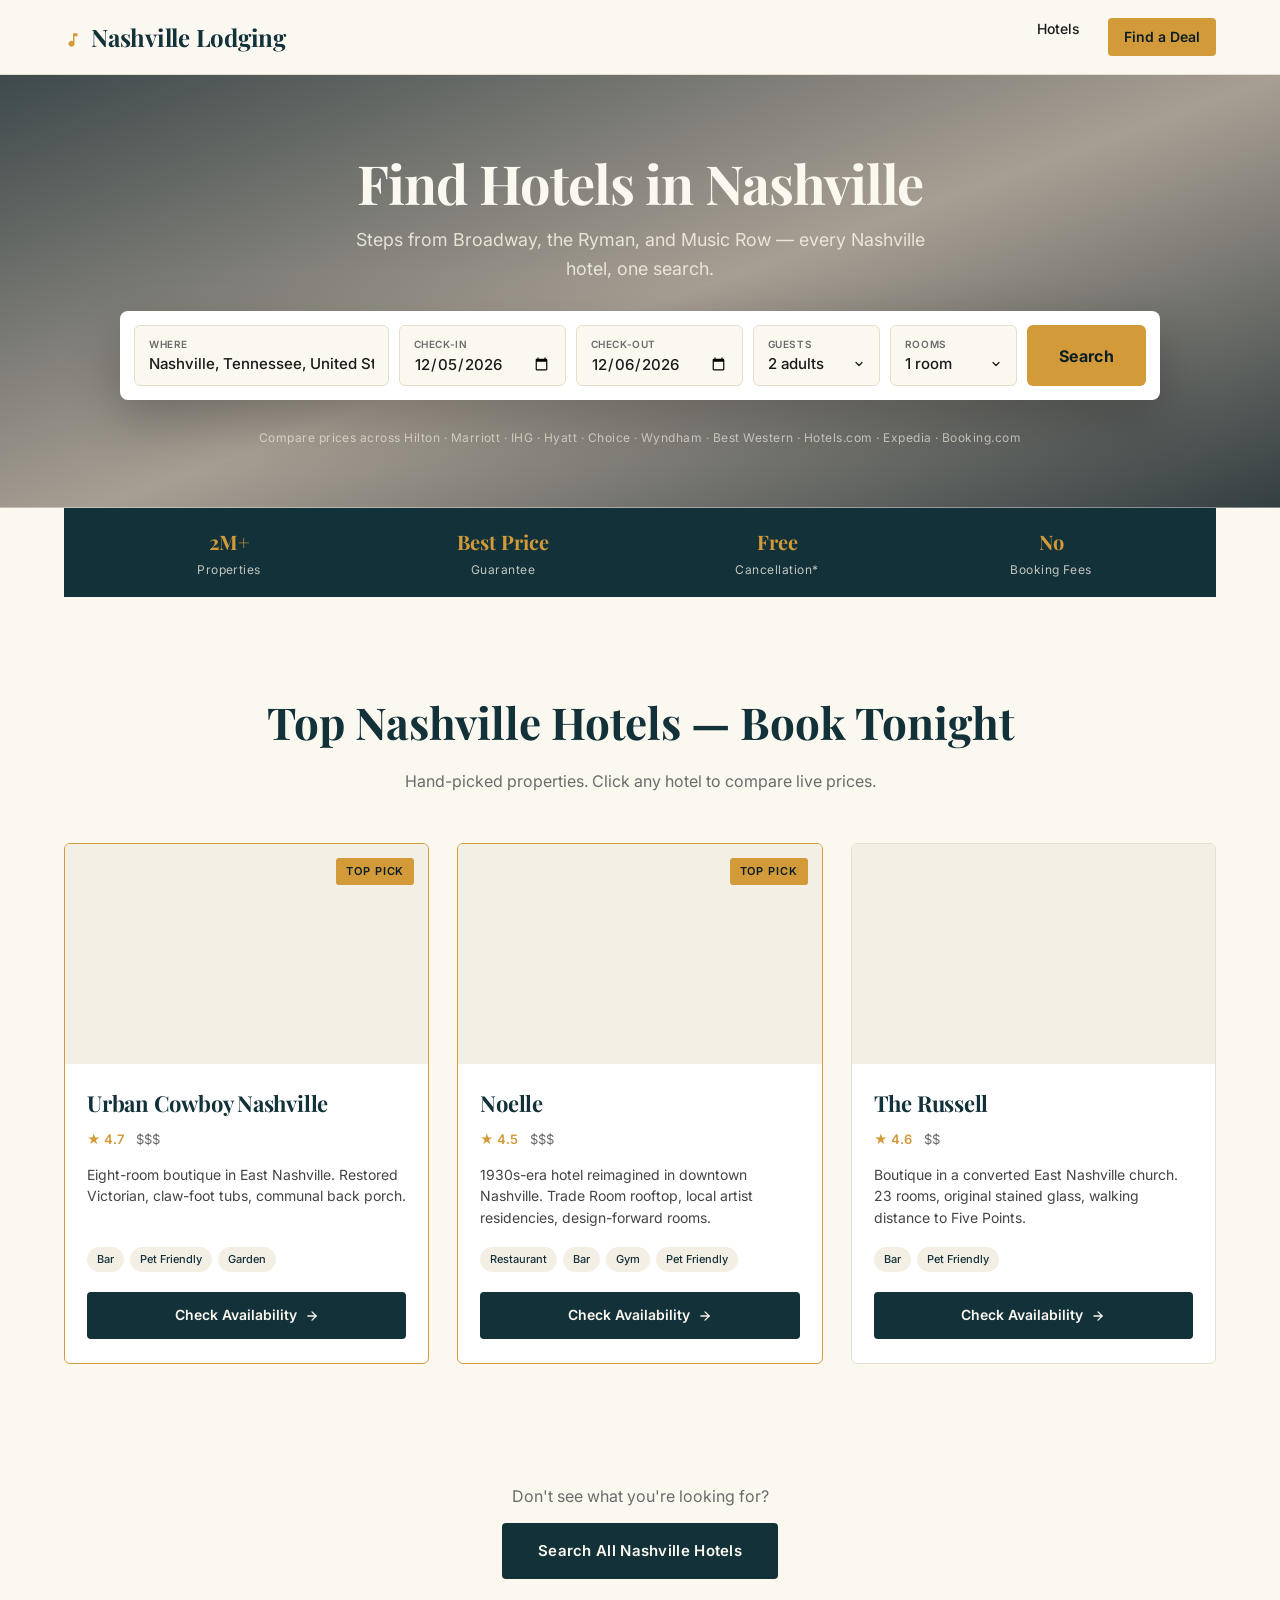
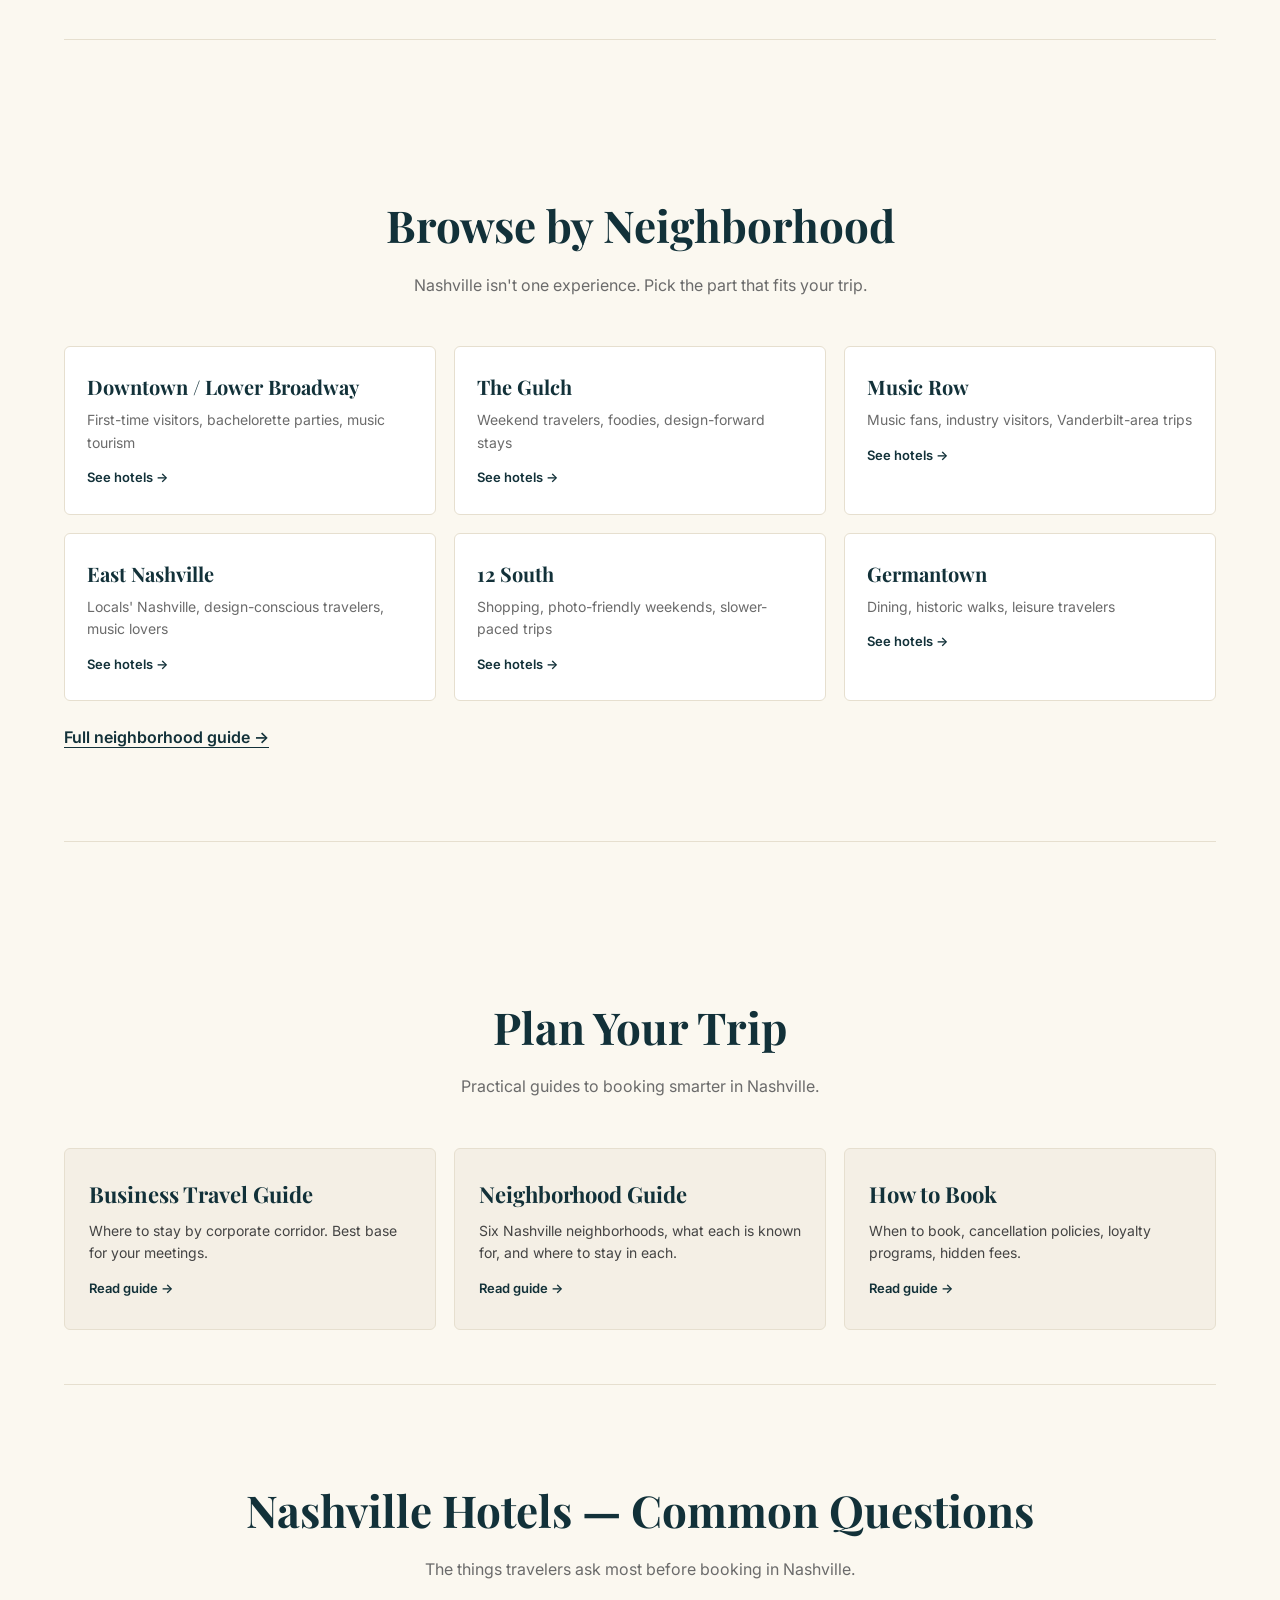
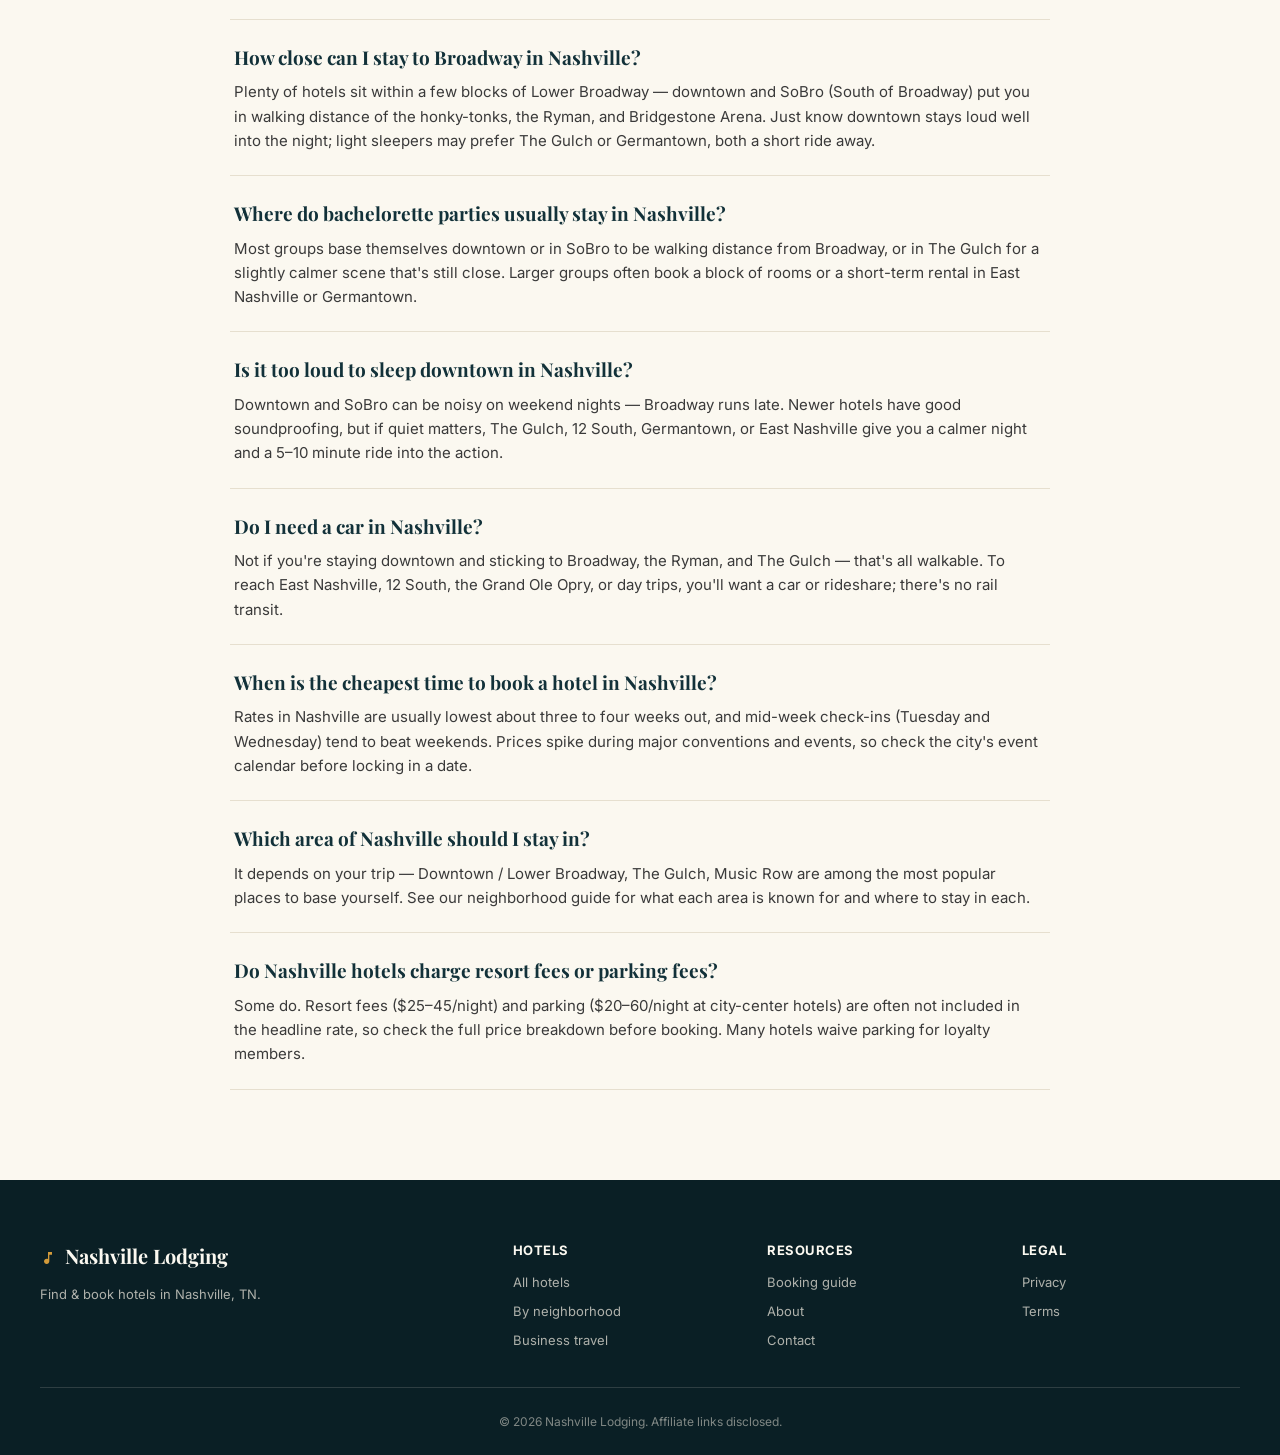
<file: index.html>
<!DOCTYPE html>
<html lang="en">
<head>
<meta charset="UTF-8" />
<meta name="viewport" content="width=device-width, initial-scale=1.0" />
<title>Nashville Hotels — Compare Prices & Book | NashvilleLodging.com</title>
<meta name="description" content="Find the best hotel deals in Nashville, TN. Compare prices across Hilton, Marriott, IHG, Hotels.com, Expedia, Booking.com and more. Book direct, save more." />
<link rel="canonical" href="https://nashvillelodging.com/" />
<meta name="robots" content="index, follow, max-image-preview:large" />
<meta name="theme-color" content="#d39a3a" />
<meta name="geo.region" content="US-TN" />
<meta name="geo.placename" content="Nashville" />
<meta property="og:type" content="website" />
<meta property="og:site_name" content="Nashville Lodging" />
<meta property="og:title" content="Nashville Hotels — Compare Prices & Book | NashvilleLodging.com" />
<meta property="og:description" content="Find the best hotel deals in Nashville, TN. Compare prices across Hilton, Marriott, IHG, Hotels.com, Expedia, Booking.com and more. Book direct, save more." />
<meta property="og:url" content="https://nashvillelodging.com/" />
<meta property="og:image" content="https://images.unsplash.com/photo-1606762903097-713bf356b8c2?w=1200&q=80" />
<meta name="twitter:card" content="summary_large_image" />
<meta name="twitter:image" content="https://images.unsplash.com/photo-1606762903097-713bf356b8c2?w=1200&q=80" />
<meta name="twitter:title" content="Nashville Hotels — Compare Prices & Book | NashvilleLodging.com" />
<meta name="twitter:description" content="Find the best hotel deals in Nashville, TN. Compare prices across Hilton, Marriott, IHG, Hotels.com, Expedia, Booking.com and more. Book direct, save more." />
<link rel="preconnect" href="https://fonts.googleapis.com" />
<link rel="preconnect" href="https://fonts.gstatic.com" crossorigin />
<link href="https://fonts.googleapis.com/css2?family=Playfair+Display:wght@500;700&family=Inter:wght@400;500;600&display=swap" rel="stylesheet" />
<link rel="stylesheet" href="style.css" />
<script type="application/ld+json">{"@context":"https://schema.org","@type":"WebSite","name":"Nashville Lodging","url":"https://nashvillelodging.com/"}</script>
<script type="application/ld+json">{"@context":"https://schema.org","@type":"Organization","name":"Nashville Lodging","url":"https://nashvillelodging.com/","description":"Hotel directory and price comparison for Nashville, TN."}</script>
<script type="application/ld+json">{"@context":"https://schema.org","@type":"BreadcrumbList","itemListElement":[{"@type":"ListItem","position":1,"name":"Home","item":"https://nashvillelodging.com/"}]}</script>
<script type="application/ld+json">{"@context":"https://schema.org","@type":"ItemList","name":"Top hotels in Nashville","itemListElement":[{"@type":"ListItem","position":1,"item":{"@type":"Hotel","name":"Urban Cowboy Nashville","description":"Eight-room boutique in East Nashville. Restored Victorian, claw-foot tubs, communal back porch.","image":"https://images.unsplash.com/photo-1564501049412-61c2a3083791?w=800","priceRange":"$$$","address":{"@type":"PostalAddress","streetAddress":"1603 Woodland St","addressLocality":"Nashville","addressRegion":"TN","postalCode":"37206","addressCountry":"US"},"url":"https://nashvillelodging.com/"}},{"@type":"ListItem","position":2,"item":{"@type":"Hotel","name":"Noelle","description":"1930s-era hotel reimagined in downtown Nashville. Trade Room rooftop, local artist residencies, design-forward rooms.","image":"https://images.unsplash.com/photo-1455587734955-081b22074882?w=800","priceRange":"$$$","address":{"@type":"PostalAddress","streetAddress":"200 4th Ave N","addressLocality":"Nashville","addressRegion":"TN","postalCode":"37219","addressCountry":"US"},"url":"https://nashvillelodging.com/"}},{"@type":"ListItem","position":3,"item":{"@type":"Hotel","name":"The Russell","description":"Boutique in a converted East Nashville church. 23 rooms, original stained glass, walking distance to Five Points.","image":"https://images.unsplash.com/photo-1520250497591-112f2f40a3f4?w=800","priceRange":"$$","address":{"@type":"PostalAddress","streetAddress":"819 Russell St","addressLocality":"Nashville","addressRegion":"TN","postalCode":"37206","addressCountry":"US"},"url":"https://nashvillelodging.com/"}}]}</script>
<script type="application/ld+json">{"@context":"https://schema.org","@type":"FAQPage","mainEntity":[{"@type":"Question","name":"How close can I stay to Broadway in Nashville?","acceptedAnswer":{"@type":"Answer","text":"Plenty of hotels sit within a few blocks of Lower Broadway — downtown and SoBro (South of Broadway) put you in walking distance of the honky-tonks, the Ryman, and Bridgestone Arena. Just know downtown stays loud well into the night; light sleepers may prefer The Gulch or Germantown, both a short ride away."}},{"@type":"Question","name":"Where do bachelorette parties usually stay in Nashville?","acceptedAnswer":{"@type":"Answer","text":"Most groups base themselves downtown or in SoBro to be walking distance from Broadway, or in The Gulch for a slightly calmer scene that's still close. Larger groups often book a block of rooms or a short-term rental in East Nashville or Germantown."}},{"@type":"Question","name":"Is it too loud to sleep downtown in Nashville?","acceptedAnswer":{"@type":"Answer","text":"Downtown and SoBro can be noisy on weekend nights — Broadway runs late. Newer hotels have good soundproofing, but if quiet matters, The Gulch, 12 South, Germantown, or East Nashville give you a calmer night and a 5–10 minute ride into the action."}},{"@type":"Question","name":"Do I need a car in Nashville?","acceptedAnswer":{"@type":"Answer","text":"Not if you're staying downtown and sticking to Broadway, the Ryman, and The Gulch — that's all walkable. To reach East Nashville, 12 South, the Grand Ole Opry, or day trips, you'll want a car or rideshare; there's no rail transit."}},{"@type":"Question","name":"When is the cheapest time to book a hotel in Nashville?","acceptedAnswer":{"@type":"Answer","text":"Rates in Nashville are usually lowest about three to four weeks out, and mid-week check-ins (Tuesday and Wednesday) tend to beat weekends. Prices spike during major conventions and events, so check the city's event calendar before locking in a date."}},{"@type":"Question","name":"Which area of Nashville should I stay in?","acceptedAnswer":{"@type":"Answer","text":"It depends on your trip — Downtown / Lower Broadway, The Gulch, Music Row are among the most popular places to base yourself. See our neighborhood guide for what each area is known for and where to stay in each."}},{"@type":"Question","name":"Do Nashville hotels charge resort fees or parking fees?","acceptedAnswer":{"@type":"Answer","text":"Some do. Resort fees ($25–45/night) and parking ($20–60/night at city-center hotels) are often not included in the headline rate, so check the full price breakdown before booking. Many hotels waive parking for loyalty members."}}]}</script>
</head>
<body>
<header class="nav">
  <div class="nav-inner">
    <a href="index.html" class="brand"><span class="brand-mark"><svg viewBox="0 0 24 24" fill="currentColor" aria-hidden="true"><path d="M12 3v10.55c-.59-.34-1.27-.55-2-.55-2.21 0-4 1.79-4 4s1.79 4 4 4 4-1.79 4-4V7h4V3h-6z"/></svg></span>Nashville Lodging</a>
    <nav>
      <a href="index.html#hotels">Hotels</a>
      <a href="index.html#hotels" class="nav-cta">Find a Deal</a>
    </nav>
  </div>
</header>
<section class="hero">
  <div class="hero-inner">
    <h1>Find Hotels in Nashville</h1>
    <p class="hero-sub">Steps from Broadway, the Ryman, and Music Row — every Nashville hotel, one search.</p>
    <form class="search-form" id="search-form" action="https://www.booking.com/searchresults.html" method="get" target="_blank">
      <div class="search-row">
        <label class="search-field">
          <span class="search-label">Where</span>
          <input type="text" name="ss" value="Nashville, Tennessee, United States" required autocomplete="off" />
        </label>
        <label class="search-field">
          <span class="search-label">Check-in</span>
          <input type="date" name="checkin" id="checkin" required />
        </label>
        <label class="search-field">
          <span class="search-label">Check-out</span>
          <input type="date" name="checkout" id="checkout" required />
        </label>
        <label class="search-field search-field-narrow">
          <span class="search-label">Guests</span>
          <select name="group_adults">
            <option value="1">1 adult</option>
            <option value="2" selected>2 adults</option>
            <option value="3">3 adults</option>
            <option value="4">4 adults</option>
            <option value="5">5 adults</option>
            <option value="6">6 adults</option>
          </select>
        </label>
        <label class="search-field search-field-narrow">
          <span class="search-label">Rooms</span>
          <select name="no_rooms">
            <option value="1" selected>1 room</option>
            <option value="2">2 rooms</option>
            <option value="3">3 rooms</option>
            <option value="4">4 rooms</option>
          </select>
        </label>
        <button type="submit" class="search-btn">Search</button>
      </div>
      <input type="hidden" name="group_children" value="0" />
      <input type="hidden" name="aid" value="AFFILIATE_ID_PENDING" />
    </form>
    <p class="hero-trust">Compare prices across Hilton · Marriott · IHG · Hyatt · Choice · Wyndham · Best Western · Hotels.com · Expedia · Booking.com</p>
  </div>
</section>
<main>
  <section class="value-strip">
    <div class="value-strip-inner">
      <div class="value-item"><span class="value-num">2M+</span><span>Properties</span></div>
      <div class="value-item"><span class="value-num">Best Price</span><span>Guarantee</span></div>
      <div class="value-item"><span class="value-num">Free</span><span>Cancellation*</span></div>
      <div class="value-item"><span class="value-num">No</span><span>Booking Fees</span></div>
    </div>
  </section>
  <section class="featured" id="hotels">
    <div class="section-head">
      <h2>Top Nashville Hotels — Book Tonight</h2>
      <p>Hand-picked properties. Click any hotel to compare live prices.</p>
    </div>
    <div class="hotel-grid"><article class="hotel-card premium">
  <div class="hotel-img" style="background-image:url('https://images.unsplash.com/photo-1564501049412-61c2a3083791?w=800')"><div class="tier-badge">Top Pick</div></div>
  <div class="hotel-body">
    <h3 class="hotel-name">Urban Cowboy Nashville</h3>
    <div class="hotel-meta">
      <span class="stars">★ 4.7</span>
      <span>$$$</span>
    </div>
    <p class="hotel-desc">Eight-room boutique in East Nashville. Restored Victorian, claw-foot tubs, communal back porch.</p>
    <div class="amenities"><span class="amenity">Bar</span><span class="amenity">Pet Friendly</span><span class="amenity">Garden</span></div>
    <a class="hotel-cta" href="https://www.booking.com/searchresults.html?ss=Urban+Cowboy+Nashville+1603+Woodland+St+Nashville+TN+37206&aid=AFFILIATE_ID_PENDING" target="_blank" rel="noopener nofollow sponsored">Check Availability <svg viewBox="0 0 24 24" fill="none" stroke="currentColor" stroke-width="2.2" stroke-linecap="round" stroke-linejoin="round" width="14" height="14"><line x1="5" y1="12" x2="19" y2="12"/><polyline points="12 5 19 12 12 19"/></svg></a>
  </div>
</article>
<article class="hotel-card premium">
  <div class="hotel-img" style="background-image:url('https://images.unsplash.com/photo-1455587734955-081b22074882?w=800')"><div class="tier-badge">Top Pick</div></div>
  <div class="hotel-body">
    <h3 class="hotel-name">Noelle</h3>
    <div class="hotel-meta">
      <span class="stars">★ 4.5</span>
      <span>$$$</span>
    </div>
    <p class="hotel-desc">1930s-era hotel reimagined in downtown Nashville. Trade Room rooftop, local artist residencies, design-forward rooms.</p>
    <div class="amenities"><span class="amenity">Restaurant</span><span class="amenity">Bar</span><span class="amenity">Gym</span><span class="amenity">Pet Friendly</span></div>
    <a class="hotel-cta" href="https://www.booking.com/searchresults.html?ss=Noelle+200+4th+Ave+N+Nashville+TN+37219&aid=AFFILIATE_ID_PENDING" target="_blank" rel="noopener nofollow sponsored">Check Availability <svg viewBox="0 0 24 24" fill="none" stroke="currentColor" stroke-width="2.2" stroke-linecap="round" stroke-linejoin="round" width="14" height="14"><line x1="5" y1="12" x2="19" y2="12"/><polyline points="12 5 19 12 12 19"/></svg></a>
  </div>
</article>
<article class="hotel-card ">
  <div class="hotel-img" style="background-image:url('https://images.unsplash.com/photo-1520250497591-112f2f40a3f4?w=800')"></div>
  <div class="hotel-body">
    <h3 class="hotel-name">The Russell</h3>
    <div class="hotel-meta">
      <span class="stars">★ 4.6</span>
      <span>$$</span>
    </div>
    <p class="hotel-desc">Boutique in a converted East Nashville church. 23 rooms, original stained glass, walking distance to Five Points.</p>
    <div class="amenities"><span class="amenity">Bar</span><span class="amenity">Pet Friendly</span></div>
    <a class="hotel-cta" href="https://www.booking.com/searchresults.html?ss=The+Russell+819+Russell+St+Nashville+TN+37206&aid=AFFILIATE_ID_PENDING" target="_blank" rel="noopener nofollow sponsored">Check Availability <svg viewBox="0 0 24 24" fill="none" stroke="currentColor" stroke-width="2.2" stroke-linecap="round" stroke-linejoin="round" width="14" height="14"><line x1="5" y1="12" x2="19" y2="12"/><polyline points="12 5 19 12 12 19"/></svg></a>
  </div>
</article></div>
    <div class="below-grid-cta">
      <p>Don't see what you're looking for?</p>
      <a href="#search-form" class="cta cta-secondary" onclick="document.getElementById('search-form').scrollIntoView({behavior:'smooth',block:'center'});document.querySelector('input[name=ss]').focus();return false;">Search All Nashville Hotels</a>
    </div>
  </section>

  <section class="browse-section" id="neighborhoods">
    <div class="section-head">
      <h2>Browse by Neighborhood</h2>
      <p>Nashville isn't one experience. Pick the part that fits your trip.</p>
    </div>
    <div class="hood-grid">
      <a class="hood-tile" href="https://www.booking.com/searchresults.html?ss=Downtown%20Nashville%2C%20Tennessee&aid=AFFILIATE_ID_PENDING" target="_blank" rel="noopener nofollow sponsored">
        <h3>Downtown / Lower Broadway</h3>
        <p>First-time visitors, bachelorette parties, music tourism</p>
        <span class="hood-link">See hotels &rarr;</span>
      </a><a class="hood-tile" href="https://www.booking.com/searchresults.html?ss=The%20Gulch%2C%20Nashville%2C%20Tennessee&aid=AFFILIATE_ID_PENDING" target="_blank" rel="noopener nofollow sponsored">
        <h3>The Gulch</h3>
        <p>Weekend travelers, foodies, design-forward stays</p>
        <span class="hood-link">See hotels &rarr;</span>
      </a><a class="hood-tile" href="https://www.booking.com/searchresults.html?ss=Music%20Row%2C%20Nashville%2C%20Tennessee&aid=AFFILIATE_ID_PENDING" target="_blank" rel="noopener nofollow sponsored">
        <h3>Music Row</h3>
        <p>Music fans, industry visitors, Vanderbilt-area trips</p>
        <span class="hood-link">See hotels &rarr;</span>
      </a><a class="hood-tile" href="https://www.booking.com/searchresults.html?ss=East%20Nashville%2C%20Tennessee&aid=AFFILIATE_ID_PENDING" target="_blank" rel="noopener nofollow sponsored">
        <h3>East Nashville</h3>
        <p>Locals' Nashville, design-conscious travelers, music lovers</p>
        <span class="hood-link">See hotels &rarr;</span>
      </a><a class="hood-tile" href="https://www.booking.com/searchresults.html?ss=12%20South%2C%20Nashville%2C%20Tennessee&aid=AFFILIATE_ID_PENDING" target="_blank" rel="noopener nofollow sponsored">
        <h3>12 South</h3>
        <p>Shopping, photo-friendly weekends, slower-paced trips</p>
        <span class="hood-link">See hotels &rarr;</span>
      </a><a class="hood-tile" href="https://www.booking.com/searchresults.html?ss=Germantown%2C%20Nashville%2C%20Tennessee&aid=AFFILIATE_ID_PENDING" target="_blank" rel="noopener nofollow sponsored">
        <h3>Germantown</h3>
        <p>Dining, historic walks, leisure travelers</p>
        <span class="hood-link">See hotels &rarr;</span>
      </a>
    </div>
    <a href="neighborhoods.html" class="browse-more">Full neighborhood guide &rarr;</a>
  </section>

  <section class="browse-section" id="travel-style">
    <div class="section-head">
      <h2>Plan Your Trip</h2>
      <p>Practical guides to booking smarter in Nashville.</p>
    </div>
    <div class="style-grid">
      <a class="style-card" href="business-travel.html">
        <h3>Business Travel Guide</h3>
        <p>Where to stay by corporate corridor. Best base for your meetings.</p>
        <span class="hood-link">Read guide &rarr;</span>
      </a>
      <a class="style-card" href="neighborhoods.html">
        <h3>Neighborhood Guide</h3>
        <p>Six Nashville neighborhoods, what each is known for, and where to stay in each.</p>
        <span class="hood-link">Read guide &rarr;</span>
      </a>
      <a class="style-card" href="booking-guide.html">
        <h3>How to Book</h3>
        <p>When to book, cancellation policies, loyalty programs, hidden fees.</p>
        <span class="hood-link">Read guide &rarr;</span>
      </a>
    </div>
  </section>

  <section class="faq" id="faq">
    <div class="section-head">
      <h2>Nashville Hotels — Common Questions</h2>
      <p>The things travelers ask most before booking in Nashville.</p>
    </div>
    <div class="faq-list">
    <div class="faq-item">
      <h3>How close can I stay to Broadway in Nashville?</h3>
      <p>Plenty of hotels sit within a few blocks of Lower Broadway — downtown and SoBro (South of Broadway) put you in walking distance of the honky-tonks, the Ryman, and Bridgestone Arena. Just know downtown stays loud well into the night; light sleepers may prefer The Gulch or Germantown, both a short ride away.</p>
    </div>
    <div class="faq-item">
      <h3>Where do bachelorette parties usually stay in Nashville?</h3>
      <p>Most groups base themselves downtown or in SoBro to be walking distance from Broadway, or in The Gulch for a slightly calmer scene that's still close. Larger groups often book a block of rooms or a short-term rental in East Nashville or Germantown.</p>
    </div>
    <div class="faq-item">
      <h3>Is it too loud to sleep downtown in Nashville?</h3>
      <p>Downtown and SoBro can be noisy on weekend nights — Broadway runs late. Newer hotels have good soundproofing, but if quiet matters, The Gulch, 12 South, Germantown, or East Nashville give you a calmer night and a 5–10 minute ride into the action.</p>
    </div>
    <div class="faq-item">
      <h3>Do I need a car in Nashville?</h3>
      <p>Not if you're staying downtown and sticking to Broadway, the Ryman, and The Gulch — that's all walkable. To reach East Nashville, 12 South, the Grand Ole Opry, or day trips, you'll want a car or rideshare; there's no rail transit.</p>
    </div>
    <div class="faq-item">
      <h3>When is the cheapest time to book a hotel in Nashville?</h3>
      <p>Rates in Nashville are usually lowest about three to four weeks out, and mid-week check-ins (Tuesday and Wednesday) tend to beat weekends. Prices spike during major conventions and events, so check the city's event calendar before locking in a date.</p>
    </div>
    <div class="faq-item">
      <h3>Which area of Nashville should I stay in?</h3>
      <p>It depends on your trip — Downtown / Lower Broadway, The Gulch, Music Row are among the most popular places to base yourself. See our neighborhood guide for what each area is known for and where to stay in each.</p>
    </div>
    <div class="faq-item">
      <h3>Do Nashville hotels charge resort fees or parking fees?</h3>
      <p>Some do. Resort fees ($25–45/night) and parking ($20–60/night at city-center hotels) are often not included in the headline rate, so check the full price breakdown before booking. Many hotels waive parking for loyalty members.</p>
    </div>
    </div>
  </section>
</main>
<script>
  (function () {
    const pad = (n) => String(n).padStart(2, '0');
    const fmt = (d) => d.getFullYear() + '-' + pad(d.getMonth() + 1) + '-' + pad(d.getDate());
    const today = new Date();
    const tomorrow = new Date(today.getTime() + 86400000);
    const ci = document.getElementById('checkin');
    const co = document.getElementById('checkout');
    ci.value = fmt(today);
    ci.min = fmt(today);
    co.value = fmt(tomorrow);
    co.min = fmt(tomorrow);
    ci.addEventListener('change', () => {
      const next = new Date(ci.value);
      next.setDate(next.getDate() + 1);
      co.min = fmt(next);
      if (new Date(co.value) <= new Date(ci.value)) co.value = fmt(next);
    });
  })();
</script>
<footer>
  <div class="footer-inner">
    <div class="footer-col">
      <p class="footer-brand"><span class="brand-mark"><svg viewBox="0 0 24 24" fill="currentColor" aria-hidden="true"><path d="M12 3v10.55c-.59-.34-1.27-.55-2-.55-2.21 0-4 1.79-4 4s1.79 4 4 4 4-1.79 4-4V7h4V3h-6z"/></svg></span>Nashville Lodging</p>
      <p class="footer-tag">Find &amp; book hotels in Nashville, TN.</p>
    </div>
    <div class="footer-col">
      <p class="footer-h">Hotels</p>
      <a href="index.html#hotels">All hotels</a>
      <a href="neighborhoods.html">By neighborhood</a>
      <a href="business-travel.html">Business travel</a>
    </div>
    <div class="footer-col">
      <p class="footer-h">Resources</p>
      <a href="booking-guide.html">Booking guide</a>
      <a href="about.html">About</a>
      <a href="contact.html">Contact</a>
    </div>
    <div class="footer-col">
      <p class="footer-h">Legal</p>
      <a href="privacy.html">Privacy</a>
      <a href="terms.html">Terms</a>
    </div>
  </div>
  <div class="footer-bottom">&copy; 2026 Nashville Lodging. Affiliate links disclosed.</div>
</footer>
</body></html>
</file>
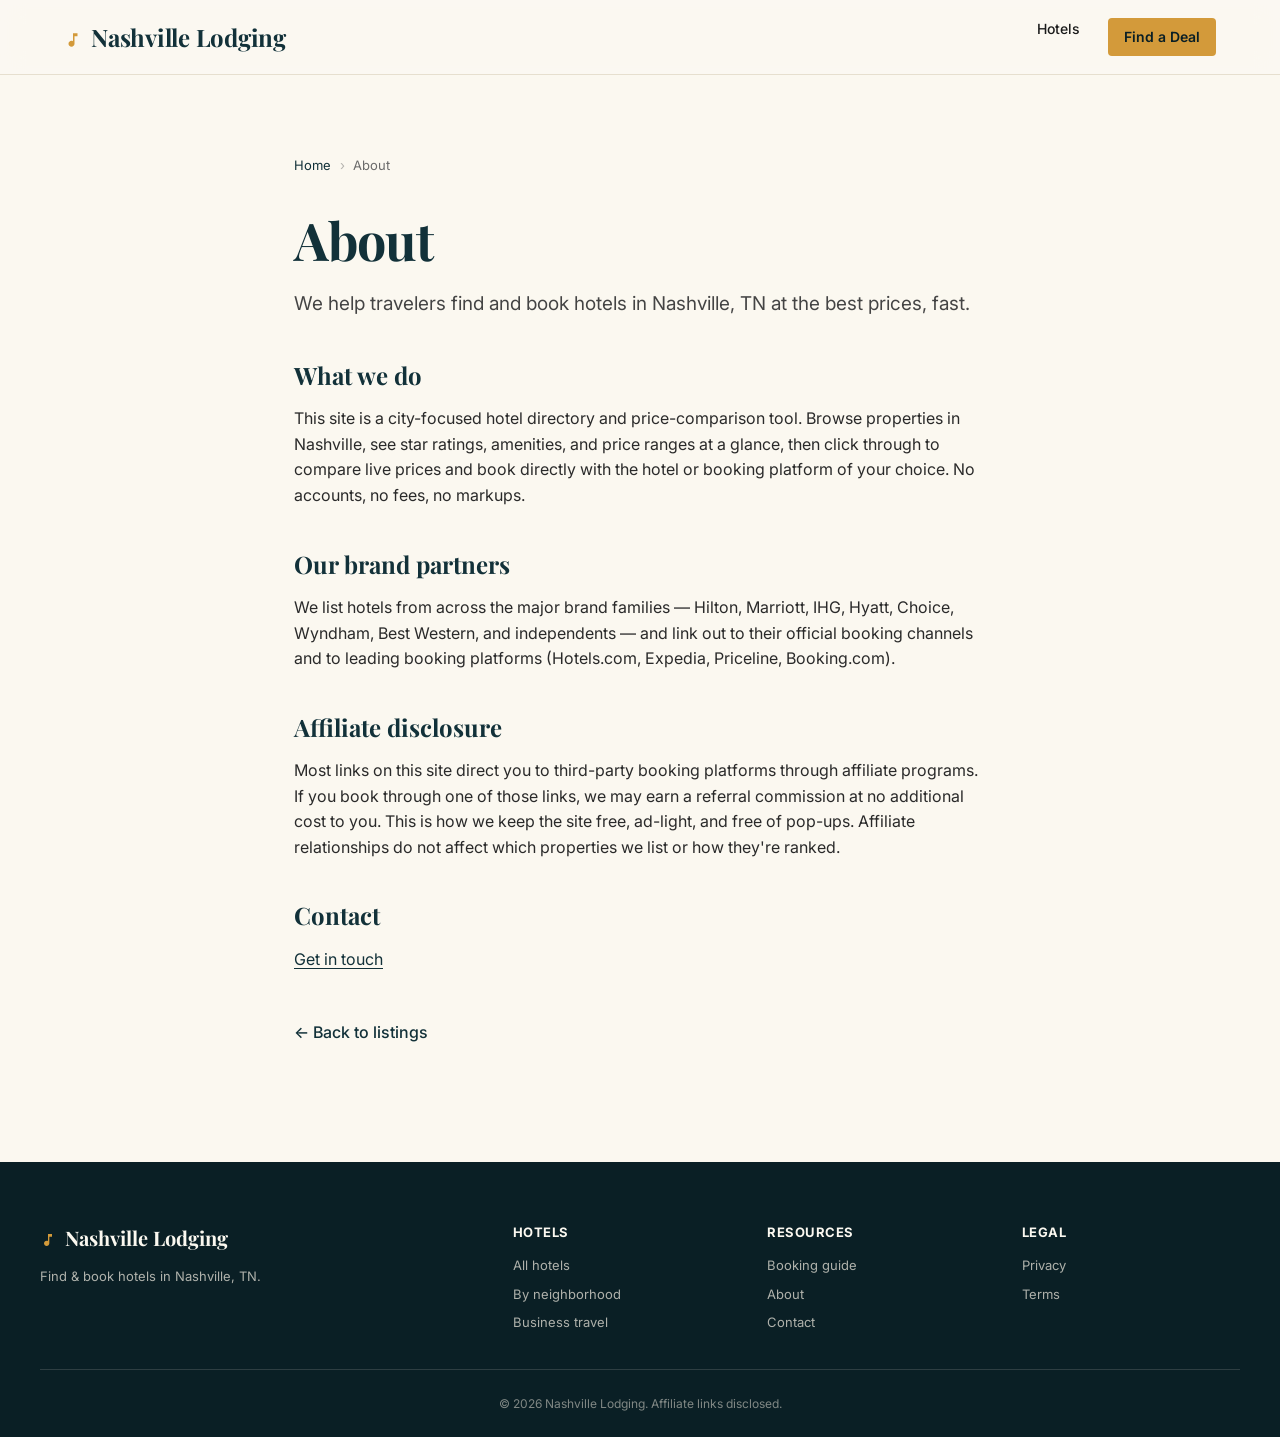
<file: about.html>
<!DOCTYPE html>
<html lang="en">
<head>
<meta charset="UTF-8" />
<meta name="viewport" content="width=device-width, initial-scale=1.0" />
<title>About | Nashville Lodging</title>
<meta name="description" content="How Nashville Lodging works — a free hotel directory and price-comparison tool for Nashville, TN." />
<link rel="canonical" href="https://nashvillelodging.com/about" />
<meta name="robots" content="index, follow, max-image-preview:large" />
<meta name="theme-color" content="#d39a3a" />
<meta name="geo.region" content="US-TN" />
<meta name="geo.placename" content="Nashville" />
<meta property="og:type" content="website" />
<meta property="og:site_name" content="Nashville Lodging" />
<meta property="og:title" content="About | Nashville Lodging" />
<meta property="og:description" content="How Nashville Lodging works — a free hotel directory and price-comparison tool for Nashville, TN." />
<meta property="og:url" content="https://nashvillelodging.com/about" />
<meta property="og:image" content="https://images.unsplash.com/photo-1606762903097-713bf356b8c2?w=1200&q=80" />
<meta name="twitter:card" content="summary_large_image" />
<meta name="twitter:image" content="https://images.unsplash.com/photo-1606762903097-713bf356b8c2?w=1200&q=80" />
<meta name="twitter:title" content="About | Nashville Lodging" />
<meta name="twitter:description" content="How Nashville Lodging works — a free hotel directory and price-comparison tool for Nashville, TN." />
<link rel="preconnect" href="https://fonts.googleapis.com" />
<link rel="preconnect" href="https://fonts.gstatic.com" crossorigin />
<link href="https://fonts.googleapis.com/css2?family=Playfair+Display:wght@500;700&family=Inter:wght@400;500;600&display=swap" rel="stylesheet" />
<link rel="stylesheet" href="style.css" />
<script type="application/ld+json">{"@context":"https://schema.org","@type":"BreadcrumbList","itemListElement":[{"@type":"ListItem","position":1,"name":"Home","item":"https://nashvillelodging.com/"},{"@type":"ListItem","position":2,"name":"About","item":"https://nashvillelodging.com/about"}]}</script>
</head>
<body>
<header class="nav">
  <div class="nav-inner">
    <a href="index.html" class="brand"><span class="brand-mark"><svg viewBox="0 0 24 24" fill="currentColor" aria-hidden="true"><path d="M12 3v10.55c-.59-.34-1.27-.55-2-.55-2.21 0-4 1.79-4 4s1.79 4 4 4 4-1.79 4-4V7h4V3h-6z"/></svg></span>Nashville Lodging</a>
    <nav>
      <a href="index.html#hotels">Hotels</a>
      <a href="index.html#hotels" class="nav-cta">Find a Deal</a>
    </nav>
  </div>
</header>
<article class="prose">
  <nav class="breadcrumb" aria-label="Breadcrumb"><a href="index.html">Home</a><span>&rsaquo;</span><span aria-current="page">About</span></nav>
  <h1>About</h1>
  <p class="lead">We help travelers find and book hotels in Nashville, TN at the best prices, fast.</p>
  <h2>What we do</h2>
  <p>This site is a city-focused hotel directory and price-comparison tool. Browse properties in Nashville, see star ratings, amenities, and price ranges at a glance, then click through to compare live prices and book directly with the hotel or booking platform of your choice. No accounts, no fees, no markups.</p>
  <h2>Our brand partners</h2>
  <p>We list hotels from across the major brand families — Hilton, Marriott, IHG, Hyatt, Choice, Wyndham, Best Western, and independents — and link out to their official booking channels and to leading booking platforms (Hotels.com, Expedia, Priceline, Booking.com).</p>
  <h2>Affiliate disclosure</h2>
  <p>Most links on this site direct you to third-party booking platforms through affiliate programs. If you book through one of those links, we may earn a referral commission at no additional cost to you. This is how we keep the site free, ad-light, and free of pop-ups. Affiliate relationships do not affect which properties we list or how they're ranked.</p>
  <h2>Contact</h2>
  <p><a href="contact.html">Get in touch</a></p>
  <p class="back"><a href="index.html">&larr; Back to listings</a></p>
</article>
<footer>
  <div class="footer-inner">
    <div class="footer-col">
      <p class="footer-brand"><span class="brand-mark"><svg viewBox="0 0 24 24" fill="currentColor" aria-hidden="true"><path d="M12 3v10.55c-.59-.34-1.27-.55-2-.55-2.21 0-4 1.79-4 4s1.79 4 4 4 4-1.79 4-4V7h4V3h-6z"/></svg></span>Nashville Lodging</p>
      <p class="footer-tag">Find &amp; book hotels in Nashville, TN.</p>
    </div>
    <div class="footer-col">
      <p class="footer-h">Hotels</p>
      <a href="index.html#hotels">All hotels</a>
      <a href="neighborhoods.html">By neighborhood</a>
      <a href="business-travel.html">Business travel</a>
    </div>
    <div class="footer-col">
      <p class="footer-h">Resources</p>
      <a href="booking-guide.html">Booking guide</a>
      <a href="about.html">About</a>
      <a href="contact.html">Contact</a>
    </div>
    <div class="footer-col">
      <p class="footer-h">Legal</p>
      <a href="privacy.html">Privacy</a>
      <a href="terms.html">Terms</a>
    </div>
  </div>
  <div class="footer-bottom">&copy; 2026 Nashville Lodging. Affiliate links disclosed.</div>
</footer>
</body></html>
</file>
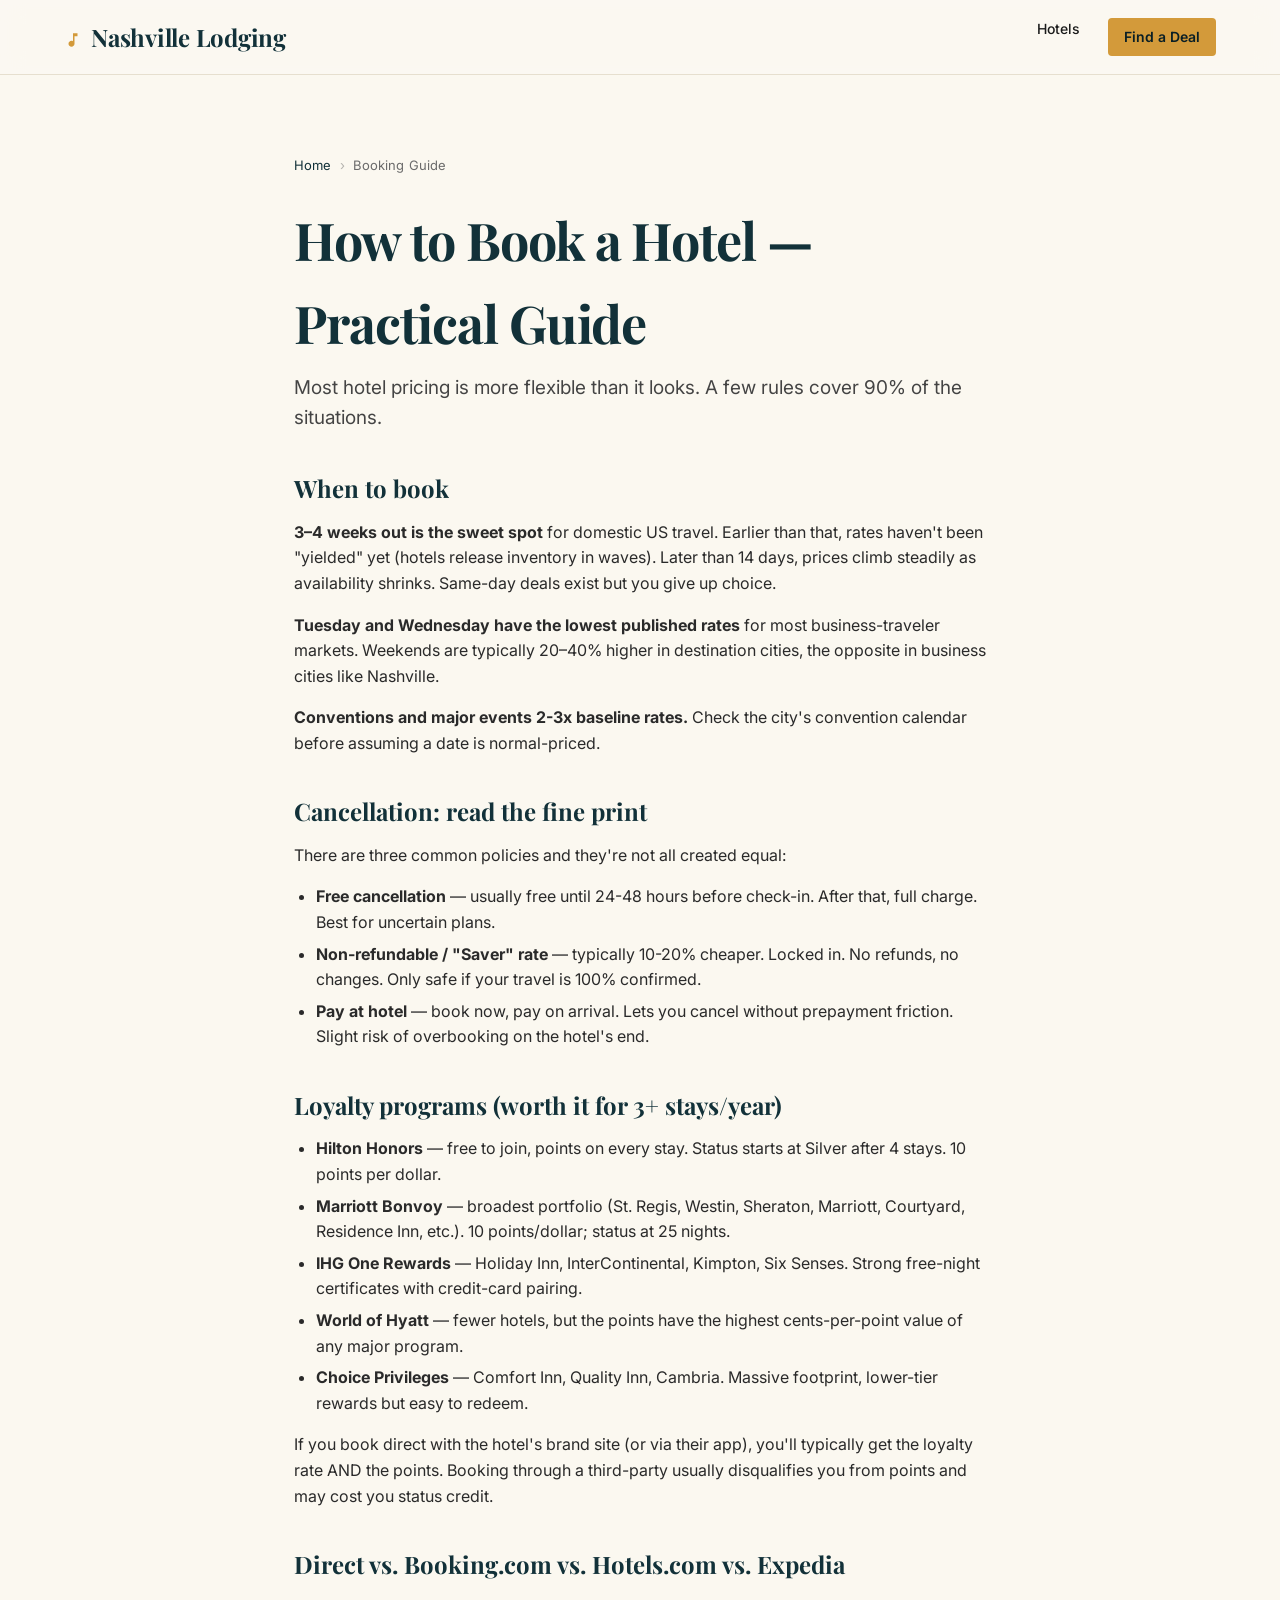
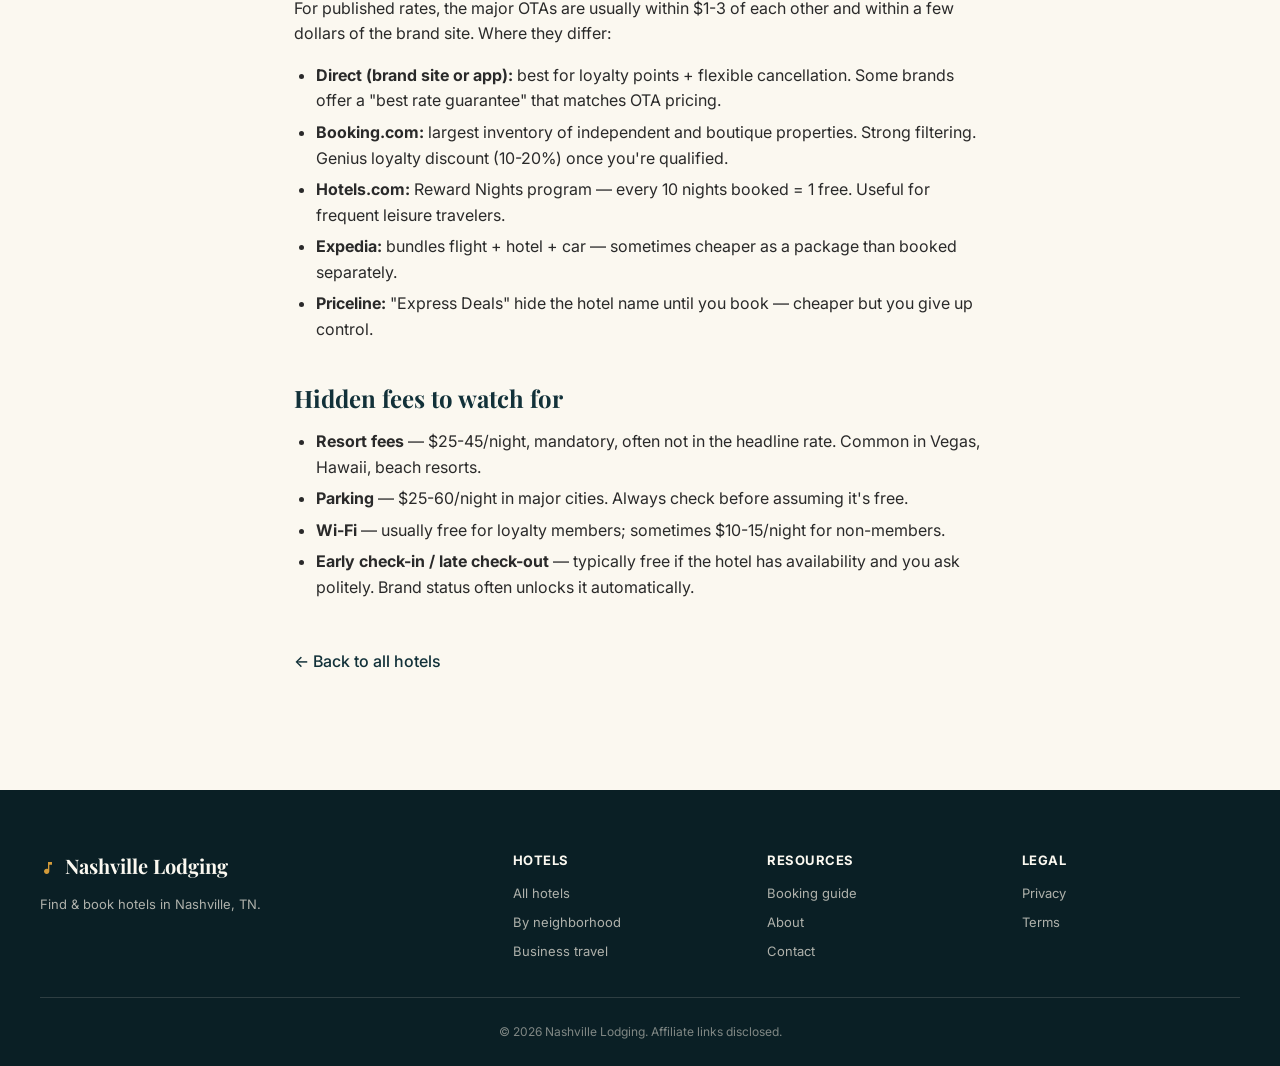
<file: booking-guide.html>
<!DOCTYPE html>
<html lang="en">
<head>
<meta charset="UTF-8" />
<meta name="viewport" content="width=device-width, initial-scale=1.0" />
<title>How to Book a Hotel — When to Book, Cancellation & Loyalty | Nashville Lodging</title>
<meta name="description" content="A practical guide to booking hotels: when to book for the best price, cancellation policies, loyalty programs, direct vs. third-party, and the hidden fees to watch for." />
<link rel="canonical" href="https://nashvillelodging.com/booking-guide" />
<meta name="robots" content="index, follow, max-image-preview:large" />
<meta name="theme-color" content="#d39a3a" />
<meta name="geo.region" content="US-TN" />
<meta name="geo.placename" content="Nashville" />
<meta property="og:type" content="website" />
<meta property="og:site_name" content="Nashville Lodging" />
<meta property="og:title" content="How to Book a Hotel — When to Book, Cancellation & Loyalty | Nashville Lodging" />
<meta property="og:description" content="A practical guide to booking hotels: when to book for the best price, cancellation policies, loyalty programs, direct vs. third-party, and the hidden fees to watch for." />
<meta property="og:url" content="https://nashvillelodging.com/booking-guide" />
<meta property="og:image" content="https://images.unsplash.com/photo-1606762903097-713bf356b8c2?w=1200&q=80" />
<meta name="twitter:card" content="summary_large_image" />
<meta name="twitter:image" content="https://images.unsplash.com/photo-1606762903097-713bf356b8c2?w=1200&q=80" />
<meta name="twitter:title" content="How to Book a Hotel — When to Book, Cancellation & Loyalty | Nashville Lodging" />
<meta name="twitter:description" content="A practical guide to booking hotels: when to book for the best price, cancellation policies, loyalty programs, direct vs. third-party, and the hidden fees to watch for." />
<link rel="preconnect" href="https://fonts.googleapis.com" />
<link rel="preconnect" href="https://fonts.gstatic.com" crossorigin />
<link href="https://fonts.googleapis.com/css2?family=Playfair+Display:wght@500;700&family=Inter:wght@400;500;600&display=swap" rel="stylesheet" />
<link rel="stylesheet" href="style.css" />
<script type="application/ld+json">{"@context":"https://schema.org","@type":"BreadcrumbList","itemListElement":[{"@type":"ListItem","position":1,"name":"Home","item":"https://nashvillelodging.com/"},{"@type":"ListItem","position":2,"name":"Booking Guide","item":"https://nashvillelodging.com/booking-guide"}]}</script>
</head>
<body>
<header class="nav">
  <div class="nav-inner">
    <a href="index.html" class="brand"><span class="brand-mark"><svg viewBox="0 0 24 24" fill="currentColor" aria-hidden="true"><path d="M12 3v10.55c-.59-.34-1.27-.55-2-.55-2.21 0-4 1.79-4 4s1.79 4 4 4 4-1.79 4-4V7h4V3h-6z"/></svg></span>Nashville Lodging</a>
    <nav>
      <a href="index.html#hotels">Hotels</a>
      <a href="index.html#hotels" class="nav-cta">Find a Deal</a>
    </nav>
  </div>
</header>
<article class="prose prose-wide">
  <nav class="breadcrumb" aria-label="Breadcrumb"><a href="index.html">Home</a><span>&rsaquo;</span><span aria-current="page">Booking Guide</span></nav>
  <h1>How to Book a Hotel — Practical Guide</h1>
  <p class="lead">Most hotel pricing is more flexible than it looks. A few rules cover 90% of the situations.</p>

  <h2>When to book</h2>
  <p><strong>3–4 weeks out is the sweet spot</strong> for domestic US travel. Earlier than that, rates haven't been "yielded" yet (hotels release inventory in waves). Later than 14 days, prices climb steadily as availability shrinks. Same-day deals exist but you give up choice.</p>
  <p><strong>Tuesday and Wednesday have the lowest published rates</strong> for most business-traveler markets. Weekends are typically 20–40% higher in destination cities, the opposite in business cities like Nashville.</p>
  <p><strong>Conventions and major events 2-3x baseline rates.</strong> Check the city's convention calendar before assuming a date is normal-priced.</p>

  <h2>Cancellation: read the fine print</h2>
  <p>There are three common policies and they're not all created equal:</p>
  <ul>
    <li><strong>Free cancellation</strong> — usually free until 24-48 hours before check-in. After that, full charge. Best for uncertain plans.</li>
    <li><strong>Non-refundable / "Saver" rate</strong> — typically 10-20% cheaper. Locked in. No refunds, no changes. Only safe if your travel is 100% confirmed.</li>
    <li><strong>Pay at hotel</strong> — book now, pay on arrival. Lets you cancel without prepayment friction. Slight risk of overbooking on the hotel's end.</li>
  </ul>

  <h2>Loyalty programs (worth it for 3+ stays/year)</h2>
  <ul>
    <li><strong>Hilton Honors</strong> — free to join, points on every stay. Status starts at Silver after 4 stays. 10 points per dollar.</li>
    <li><strong>Marriott Bonvoy</strong> — broadest portfolio (St. Regis, Westin, Sheraton, Marriott, Courtyard, Residence Inn, etc.). 10 points/dollar; status at 25 nights.</li>
    <li><strong>IHG One Rewards</strong> — Holiday Inn, InterContinental, Kimpton, Six Senses. Strong free-night certificates with credit-card pairing.</li>
    <li><strong>World of Hyatt</strong> — fewer hotels, but the points have the highest cents-per-point value of any major program.</li>
    <li><strong>Choice Privileges</strong> — Comfort Inn, Quality Inn, Cambria. Massive footprint, lower-tier rewards but easy to redeem.</li>
  </ul>
  <p>If you book direct with the hotel's brand site (or via their app), you'll typically get the loyalty rate AND the points. Booking through a third-party usually disqualifies you from points and may cost you status credit.</p>

  <h2>Direct vs. Booking.com vs. Hotels.com vs. Expedia</h2>
  <p>For published rates, the major OTAs are usually within $1-3 of each other and within a few dollars of the brand site. Where they differ:</p>
  <ul>
    <li><strong>Direct (brand site or app):</strong> best for loyalty points + flexible cancellation. Some brands offer a "best rate guarantee" that matches OTA pricing.</li>
    <li><strong>Booking.com:</strong> largest inventory of independent and boutique properties. Strong filtering. Genius loyalty discount (10-20%) once you're qualified.</li>
    <li><strong>Hotels.com:</strong> Reward Nights program — every 10 nights booked = 1 free. Useful for frequent leisure travelers.</li>
    <li><strong>Expedia:</strong> bundles flight + hotel + car — sometimes cheaper as a package than booked separately.</li>
    <li><strong>Priceline:</strong> "Express Deals" hide the hotel name until you book — cheaper but you give up control.</li>
  </ul>

  <h2>Hidden fees to watch for</h2>
  <ul>
    <li><strong>Resort fees</strong> — $25-45/night, mandatory, often not in the headline rate. Common in Vegas, Hawaii, beach resorts.</li>
    <li><strong>Parking</strong> — $25-60/night in major cities. Always check before assuming it's free.</li>
    <li><strong>Wi-Fi</strong> — usually free for loyalty members; sometimes $10-15/night for non-members.</li>
    <li><strong>Early check-in / late check-out</strong> — typically free if the hotel has availability and you ask politely. Brand status often unlocks it automatically.</li>
  </ul>

  <p class="back"><a href="index.html">&larr; Back to all hotels</a></p>
</article>
<footer>
  <div class="footer-inner">
    <div class="footer-col">
      <p class="footer-brand"><span class="brand-mark"><svg viewBox="0 0 24 24" fill="currentColor" aria-hidden="true"><path d="M12 3v10.55c-.59-.34-1.27-.55-2-.55-2.21 0-4 1.79-4 4s1.79 4 4 4 4-1.79 4-4V7h4V3h-6z"/></svg></span>Nashville Lodging</p>
      <p class="footer-tag">Find &amp; book hotels in Nashville, TN.</p>
    </div>
    <div class="footer-col">
      <p class="footer-h">Hotels</p>
      <a href="index.html#hotels">All hotels</a>
      <a href="neighborhoods.html">By neighborhood</a>
      <a href="business-travel.html">Business travel</a>
    </div>
    <div class="footer-col">
      <p class="footer-h">Resources</p>
      <a href="booking-guide.html">Booking guide</a>
      <a href="about.html">About</a>
      <a href="contact.html">Contact</a>
    </div>
    <div class="footer-col">
      <p class="footer-h">Legal</p>
      <a href="privacy.html">Privacy</a>
      <a href="terms.html">Terms</a>
    </div>
  </div>
  <div class="footer-bottom">&copy; 2026 Nashville Lodging. Affiliate links disclosed.</div>
</footer>
</body></html>
</file>
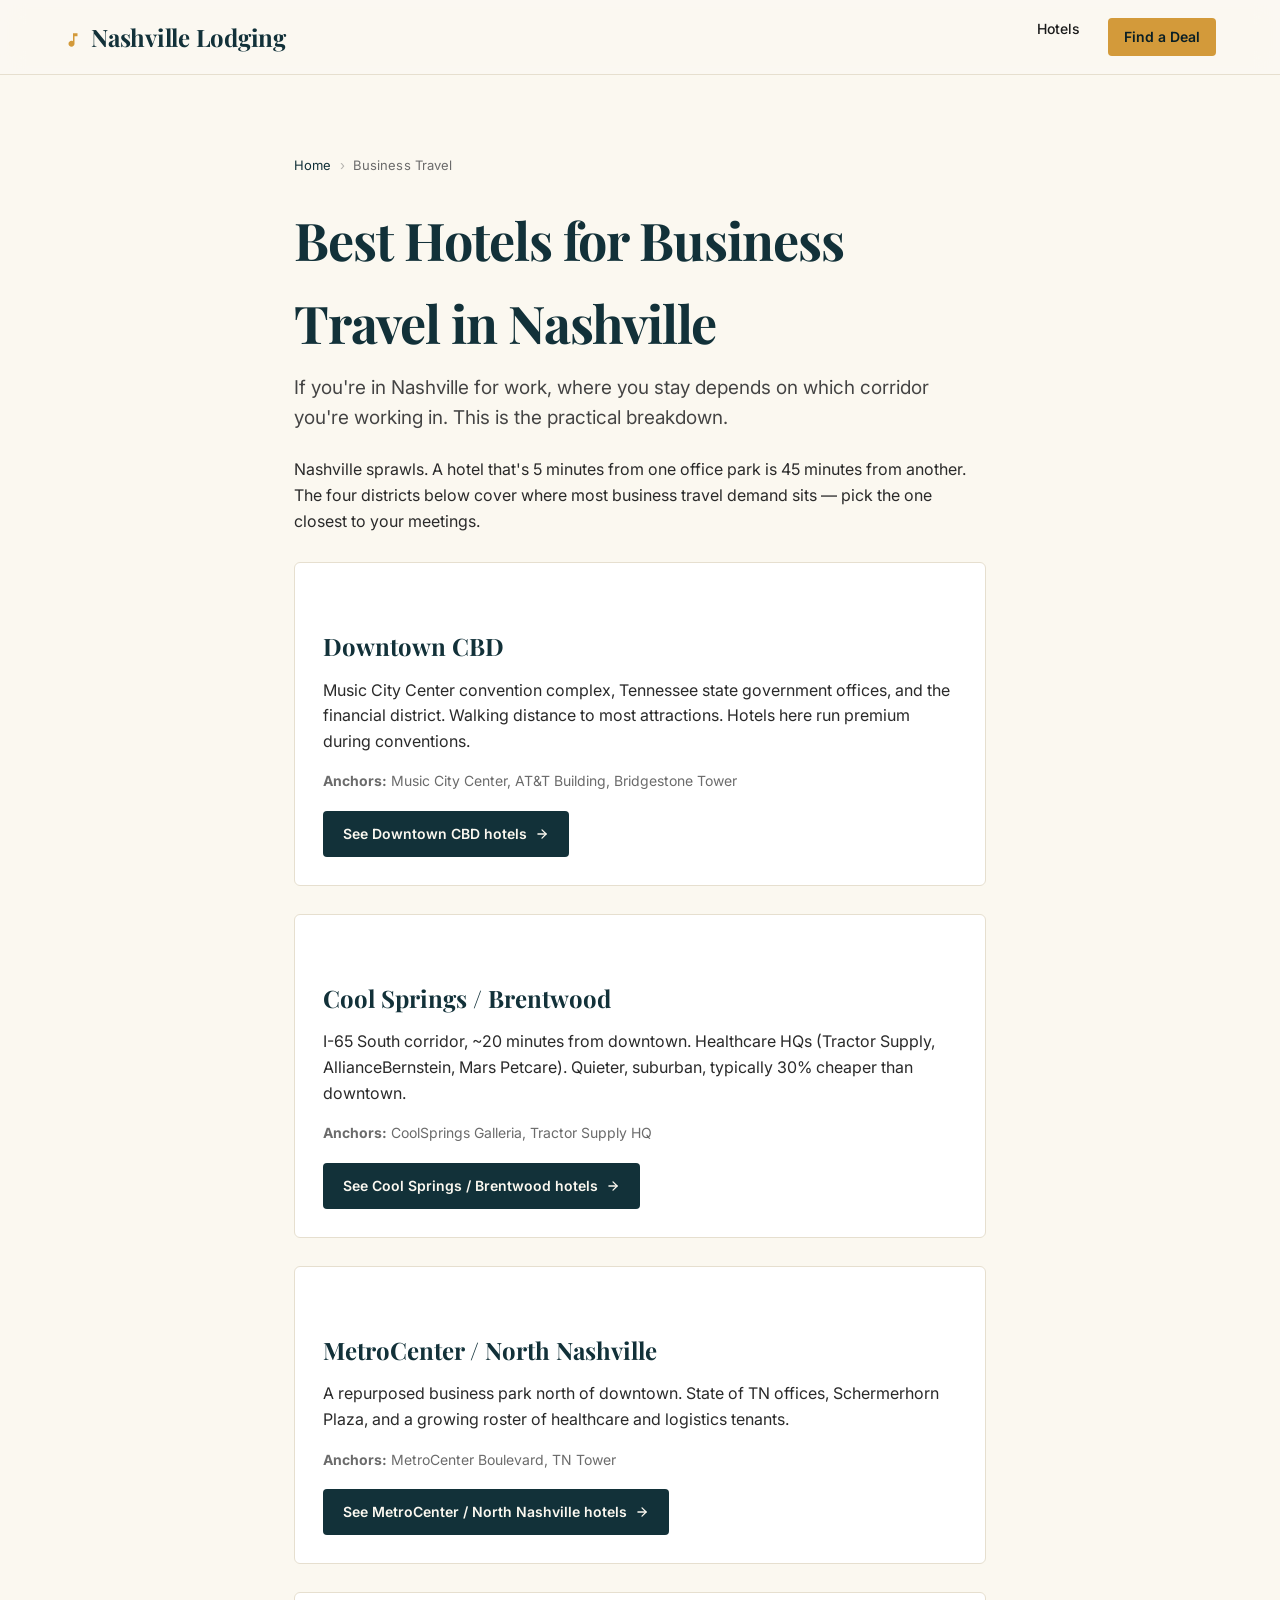
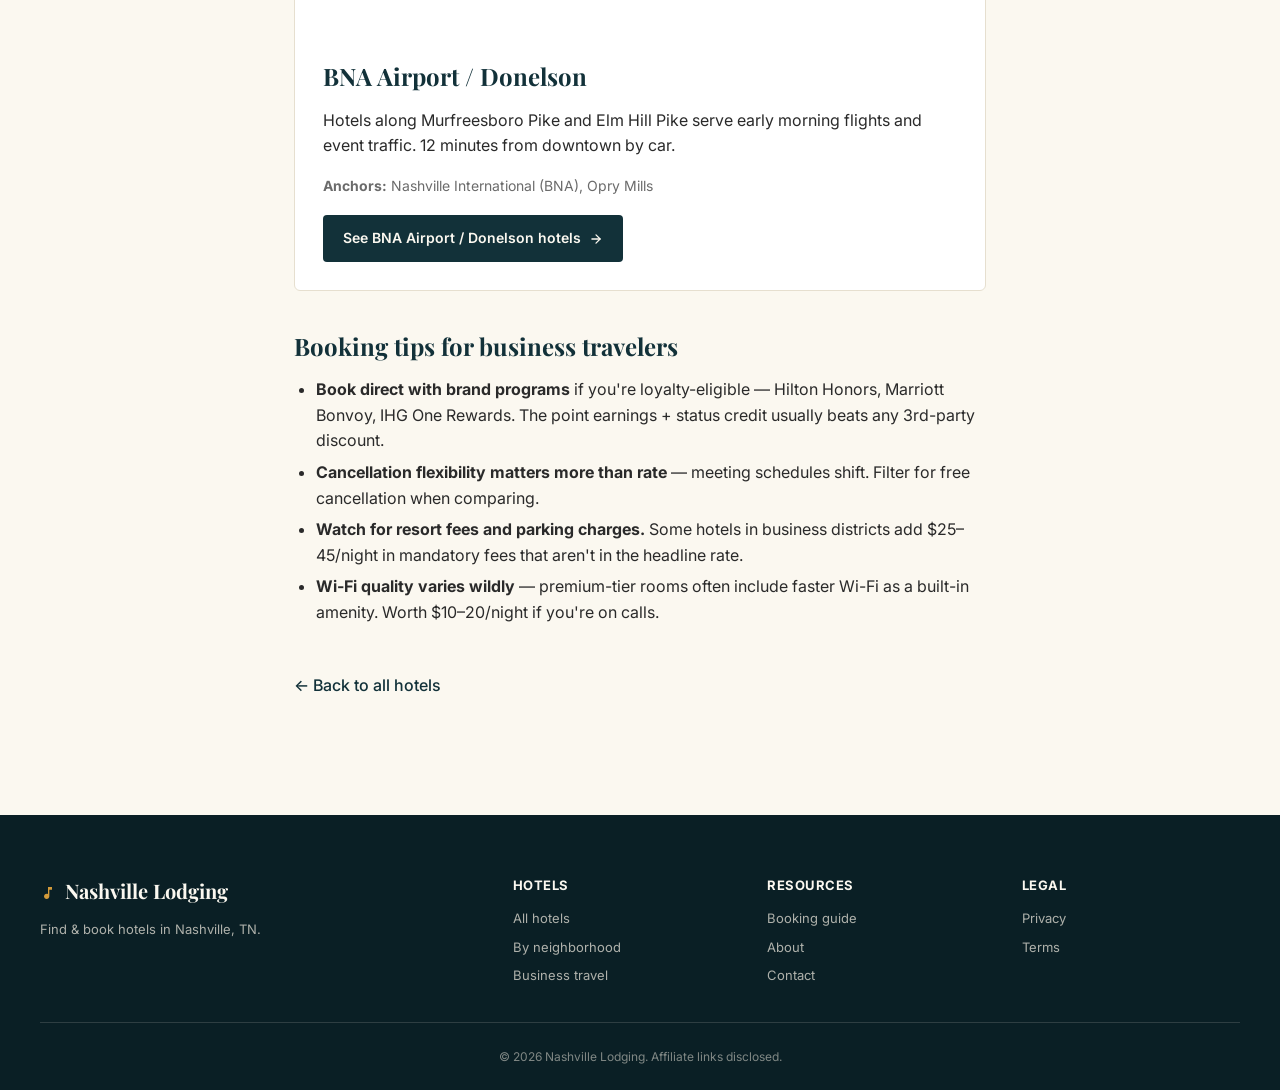
<file: business-travel.html>
<!DOCTYPE html>
<html lang="en">
<head>
<meta charset="UTF-8" />
<meta name="viewport" content="width=device-width, initial-scale=1.0" />
<title>Business Travel Hotels in Nashville — Where to Stay by District | Nashville Lodging</title>
<meta name="description" content="Hotels for business travelers in Nashville, TN. Compare options near the major business districts and corporate corridors, plus booking tips for work trips." />
<link rel="canonical" href="https://nashvillelodging.com/business-travel" />
<meta name="robots" content="index, follow, max-image-preview:large" />
<meta name="theme-color" content="#d39a3a" />
<meta name="geo.region" content="US-TN" />
<meta name="geo.placename" content="Nashville" />
<meta property="og:type" content="website" />
<meta property="og:site_name" content="Nashville Lodging" />
<meta property="og:title" content="Business Travel Hotels in Nashville — Where to Stay by District | Nashville Lodging" />
<meta property="og:description" content="Hotels for business travelers in Nashville, TN. Compare options near the major business districts and corporate corridors, plus booking tips for work trips." />
<meta property="og:url" content="https://nashvillelodging.com/business-travel" />
<meta property="og:image" content="https://images.unsplash.com/photo-1606762903097-713bf356b8c2?w=1200&q=80" />
<meta name="twitter:card" content="summary_large_image" />
<meta name="twitter:image" content="https://images.unsplash.com/photo-1606762903097-713bf356b8c2?w=1200&q=80" />
<meta name="twitter:title" content="Business Travel Hotels in Nashville — Where to Stay by District | Nashville Lodging" />
<meta name="twitter:description" content="Hotels for business travelers in Nashville, TN. Compare options near the major business districts and corporate corridors, plus booking tips for work trips." />
<link rel="preconnect" href="https://fonts.googleapis.com" />
<link rel="preconnect" href="https://fonts.gstatic.com" crossorigin />
<link href="https://fonts.googleapis.com/css2?family=Playfair+Display:wght@500;700&family=Inter:wght@400;500;600&display=swap" rel="stylesheet" />
<link rel="stylesheet" href="style.css" />
<script type="application/ld+json">{"@context":"https://schema.org","@type":"BreadcrumbList","itemListElement":[{"@type":"ListItem","position":1,"name":"Home","item":"https://nashvillelodging.com/"},{"@type":"ListItem","position":2,"name":"Business Travel","item":"https://nashvillelodging.com/business-travel"}]}</script>
</head>
<body>
<header class="nav">
  <div class="nav-inner">
    <a href="index.html" class="brand"><span class="brand-mark"><svg viewBox="0 0 24 24" fill="currentColor" aria-hidden="true"><path d="M12 3v10.55c-.59-.34-1.27-.55-2-.55-2.21 0-4 1.79-4 4s1.79 4 4 4 4-1.79 4-4V7h4V3h-6z"/></svg></span>Nashville Lodging</a>
    <nav>
      <a href="index.html#hotels">Hotels</a>
      <a href="index.html#hotels" class="nav-cta">Find a Deal</a>
    </nav>
  </div>
</header>
<article class="prose prose-wide">
  <nav class="breadcrumb" aria-label="Breadcrumb"><a href="index.html">Home</a><span>&rsaquo;</span><span aria-current="page">Business Travel</span></nav>
  <h1>Best Hotels for Business Travel in Nashville</h1>
  <p class="lead">If you're in Nashville for work, where you stay depends on which corridor you're working in. This is the practical breakdown.</p>
  <p>Nashville sprawls. A hotel that's 5 minutes from one office park is 45 minutes from another. The four districts below cover where most business travel demand sits — pick the one closest to your meetings.</p>

  <section class="hood-card">
    <h2>Downtown CBD</h2>
    <p>Music City Center convention complex, Tennessee state government offices, and the financial district. Walking distance to most attractions. Hotels here run premium during conventions.</p>
    <p class="hood-meta"><strong>Anchors:</strong> Music City Center, AT&T Building, Bridgestone Tower</p>
    <a class="hotel-cta" href="https://www.booking.com/searchresults.html?ss=Downtown%20Nashville%2C%20Tennessee&aid=AFFILIATE_ID_PENDING" target="_blank" rel="noopener nofollow sponsored">See Downtown CBD hotels <svg viewBox="0 0 24 24" fill="none" stroke="currentColor" stroke-width="2.2" stroke-linecap="round" stroke-linejoin="round" width="14" height="14"><line x1="5" y1="12" x2="19" y2="12"/><polyline points="12 5 19 12 12 19"/></svg></a>
  </section>
<section class="hood-card">
    <h2>Cool Springs / Brentwood</h2>
    <p>I-65 South corridor, ~20 minutes from downtown. Healthcare HQs (Tractor Supply, AllianceBernstein, Mars Petcare). Quieter, suburban, typically 30% cheaper than downtown.</p>
    <p class="hood-meta"><strong>Anchors:</strong> CoolSprings Galleria, Tractor Supply HQ</p>
    <a class="hotel-cta" href="https://www.booking.com/searchresults.html?ss=Cool%20Springs%2C%20Brentwood%2C%20Tennessee&aid=AFFILIATE_ID_PENDING" target="_blank" rel="noopener nofollow sponsored">See Cool Springs / Brentwood hotels <svg viewBox="0 0 24 24" fill="none" stroke="currentColor" stroke-width="2.2" stroke-linecap="round" stroke-linejoin="round" width="14" height="14"><line x1="5" y1="12" x2="19" y2="12"/><polyline points="12 5 19 12 12 19"/></svg></a>
  </section>
<section class="hood-card">
    <h2>MetroCenter / North Nashville</h2>
    <p>A repurposed business park north of downtown. State of TN offices, Schermerhorn Plaza, and a growing roster of healthcare and logistics tenants.</p>
    <p class="hood-meta"><strong>Anchors:</strong> MetroCenter Boulevard, TN Tower</p>
    <a class="hotel-cta" href="https://www.booking.com/searchresults.html?ss=MetroCenter%2C%20Nashville%2C%20Tennessee&aid=AFFILIATE_ID_PENDING" target="_blank" rel="noopener nofollow sponsored">See MetroCenter / North Nashville hotels <svg viewBox="0 0 24 24" fill="none" stroke="currentColor" stroke-width="2.2" stroke-linecap="round" stroke-linejoin="round" width="14" height="14"><line x1="5" y1="12" x2="19" y2="12"/><polyline points="12 5 19 12 12 19"/></svg></a>
  </section>
<section class="hood-card">
    <h2>BNA Airport / Donelson</h2>
    <p>Hotels along Murfreesboro Pike and Elm Hill Pike serve early morning flights and event traffic. 12 minutes from downtown by car.</p>
    <p class="hood-meta"><strong>Anchors:</strong> Nashville International (BNA), Opry Mills</p>
    <a class="hotel-cta" href="https://www.booking.com/searchresults.html?ss=BNA%20Airport%2C%20Nashville%2C%20Tennessee&aid=AFFILIATE_ID_PENDING" target="_blank" rel="noopener nofollow sponsored">See BNA Airport / Donelson hotels <svg viewBox="0 0 24 24" fill="none" stroke="currentColor" stroke-width="2.2" stroke-linecap="round" stroke-linejoin="round" width="14" height="14"><line x1="5" y1="12" x2="19" y2="12"/><polyline points="12 5 19 12 12 19"/></svg></a>
  </section>

  <h2>Booking tips for business travelers</h2>
  <ul>
    <li><strong>Book direct with brand programs</strong> if you're loyalty-eligible — Hilton Honors, Marriott Bonvoy, IHG One Rewards. The point earnings + status credit usually beats any 3rd-party discount.</li>
    <li><strong>Cancellation flexibility matters more than rate</strong> — meeting schedules shift. Filter for free cancellation when comparing.</li>
    <li><strong>Watch for resort fees and parking charges.</strong> Some hotels in business districts add $25–45/night in mandatory fees that aren't in the headline rate.</li>
    <li><strong>Wi-Fi quality varies wildly</strong> — premium-tier rooms often include faster Wi-Fi as a built-in amenity. Worth $10–20/night if you're on calls.</li>
  </ul>

  <p class="back"><a href="index.html">&larr; Back to all hotels</a></p>
</article>
<footer>
  <div class="footer-inner">
    <div class="footer-col">
      <p class="footer-brand"><span class="brand-mark"><svg viewBox="0 0 24 24" fill="currentColor" aria-hidden="true"><path d="M12 3v10.55c-.59-.34-1.27-.55-2-.55-2.21 0-4 1.79-4 4s1.79 4 4 4 4-1.79 4-4V7h4V3h-6z"/></svg></span>Nashville Lodging</p>
      <p class="footer-tag">Find &amp; book hotels in Nashville, TN.</p>
    </div>
    <div class="footer-col">
      <p class="footer-h">Hotels</p>
      <a href="index.html#hotels">All hotels</a>
      <a href="neighborhoods.html">By neighborhood</a>
      <a href="business-travel.html">Business travel</a>
    </div>
    <div class="footer-col">
      <p class="footer-h">Resources</p>
      <a href="booking-guide.html">Booking guide</a>
      <a href="about.html">About</a>
      <a href="contact.html">Contact</a>
    </div>
    <div class="footer-col">
      <p class="footer-h">Legal</p>
      <a href="privacy.html">Privacy</a>
      <a href="terms.html">Terms</a>
    </div>
  </div>
  <div class="footer-bottom">&copy; 2026 Nashville Lodging. Affiliate links disclosed.</div>
</footer>
</body></html>
</file>
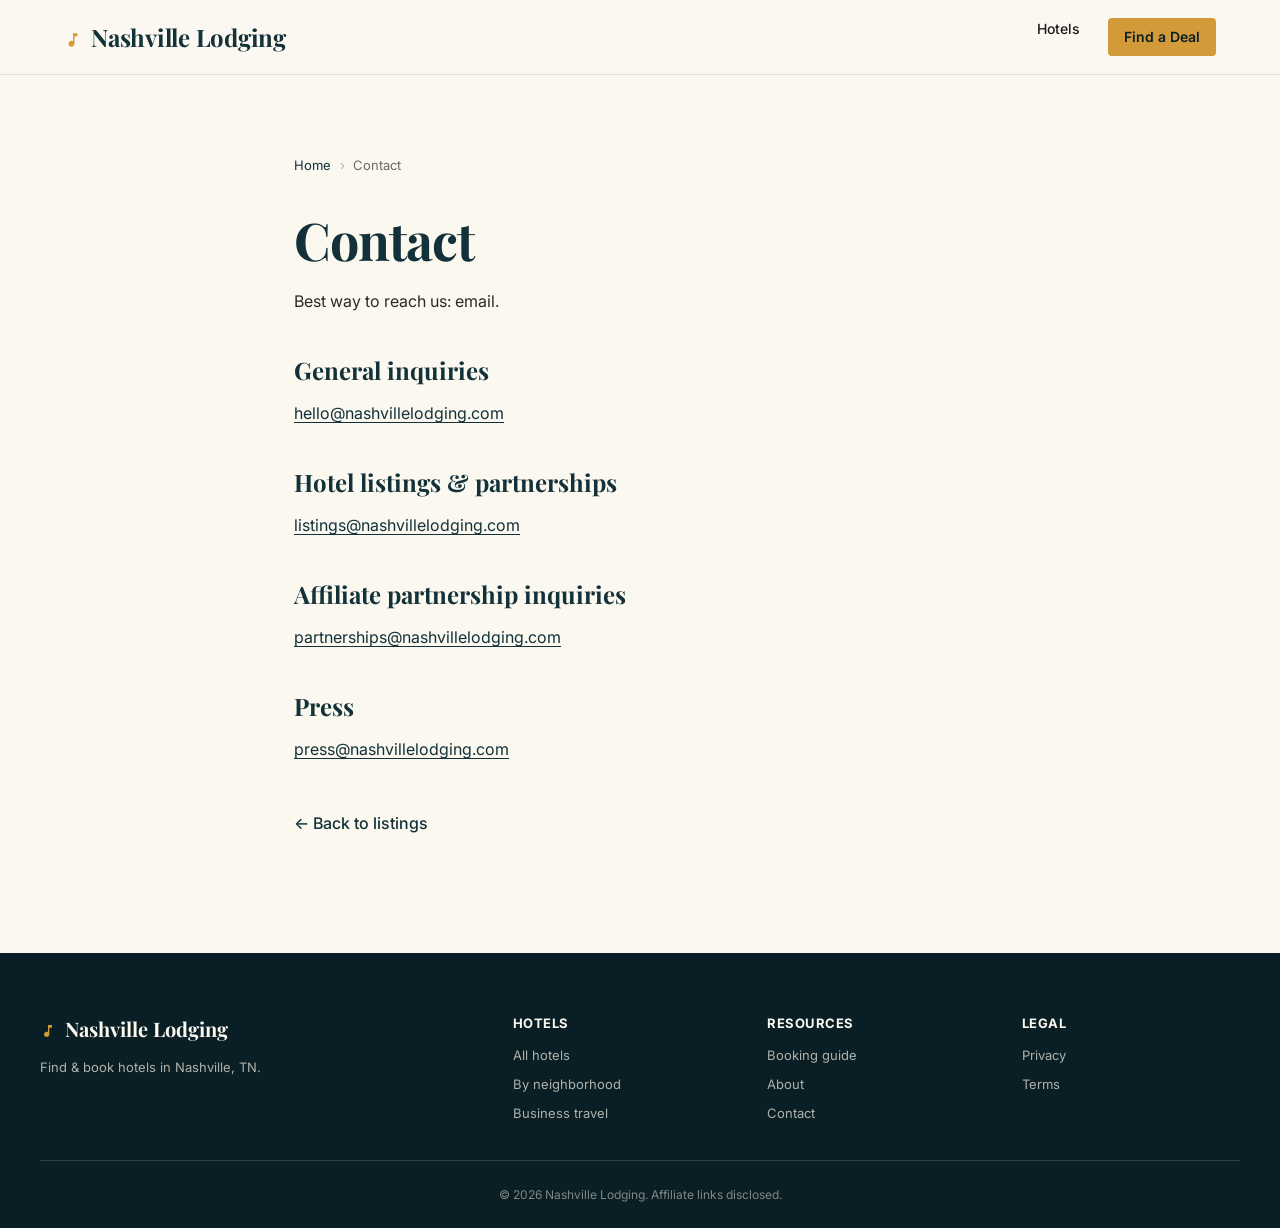
<file: contact.html>
<!DOCTYPE html>
<html lang="en">
<head>
<meta charset="UTF-8" />
<meta name="viewport" content="width=device-width, initial-scale=1.0" />
<title>Contact | Nashville Lodging</title>
<meta name="description" content="Get in touch with Nashville Lodging — general inquiries, hotel listings, partnerships, and press." />
<link rel="canonical" href="https://nashvillelodging.com/contact" />
<meta name="robots" content="index, follow, max-image-preview:large" />
<meta name="theme-color" content="#d39a3a" />
<meta name="geo.region" content="US-TN" />
<meta name="geo.placename" content="Nashville" />
<meta property="og:type" content="website" />
<meta property="og:site_name" content="Nashville Lodging" />
<meta property="og:title" content="Contact | Nashville Lodging" />
<meta property="og:description" content="Get in touch with Nashville Lodging — general inquiries, hotel listings, partnerships, and press." />
<meta property="og:url" content="https://nashvillelodging.com/contact" />
<meta property="og:image" content="https://images.unsplash.com/photo-1606762903097-713bf356b8c2?w=1200&q=80" />
<meta name="twitter:card" content="summary_large_image" />
<meta name="twitter:image" content="https://images.unsplash.com/photo-1606762903097-713bf356b8c2?w=1200&q=80" />
<meta name="twitter:title" content="Contact | Nashville Lodging" />
<meta name="twitter:description" content="Get in touch with Nashville Lodging — general inquiries, hotel listings, partnerships, and press." />
<link rel="preconnect" href="https://fonts.googleapis.com" />
<link rel="preconnect" href="https://fonts.gstatic.com" crossorigin />
<link href="https://fonts.googleapis.com/css2?family=Playfair+Display:wght@500;700&family=Inter:wght@400;500;600&display=swap" rel="stylesheet" />
<link rel="stylesheet" href="style.css" />
<script type="application/ld+json">{"@context":"https://schema.org","@type":"BreadcrumbList","itemListElement":[{"@type":"ListItem","position":1,"name":"Home","item":"https://nashvillelodging.com/"},{"@type":"ListItem","position":2,"name":"Contact","item":"https://nashvillelodging.com/contact"}]}</script>
</head>
<body>
<header class="nav">
  <div class="nav-inner">
    <a href="index.html" class="brand"><span class="brand-mark"><svg viewBox="0 0 24 24" fill="currentColor" aria-hidden="true"><path d="M12 3v10.55c-.59-.34-1.27-.55-2-.55-2.21 0-4 1.79-4 4s1.79 4 4 4 4-1.79 4-4V7h4V3h-6z"/></svg></span>Nashville Lodging</a>
    <nav>
      <a href="index.html#hotels">Hotels</a>
      <a href="index.html#hotels" class="nav-cta">Find a Deal</a>
    </nav>
  </div>
</header>
<article class="prose">
  <nav class="breadcrumb" aria-label="Breadcrumb"><a href="index.html">Home</a><span>&rsaquo;</span><span aria-current="page">Contact</span></nav>
  <h1>Contact</h1>
  <p>Best way to reach us: email.</p>
  <h2>General inquiries</h2>
  <p><a href="mailto:hello@nashvillelodging.com">hello@nashvillelodging.com</a></p>
  <h2>Hotel listings &amp; partnerships</h2>
  <p><a href="mailto:listings@nashvillelodging.com">listings@nashvillelodging.com</a></p>
  <h2>Affiliate partnership inquiries</h2>
  <p><a href="mailto:partnerships@nashvillelodging.com">partnerships@nashvillelodging.com</a></p>
  <h2>Press</h2>
  <p><a href="mailto:press@nashvillelodging.com">press@nashvillelodging.com</a></p>
  <p class="back"><a href="index.html">&larr; Back to listings</a></p>
</article>
<footer>
  <div class="footer-inner">
    <div class="footer-col">
      <p class="footer-brand"><span class="brand-mark"><svg viewBox="0 0 24 24" fill="currentColor" aria-hidden="true"><path d="M12 3v10.55c-.59-.34-1.27-.55-2-.55-2.21 0-4 1.79-4 4s1.79 4 4 4 4-1.79 4-4V7h4V3h-6z"/></svg></span>Nashville Lodging</p>
      <p class="footer-tag">Find &amp; book hotels in Nashville, TN.</p>
    </div>
    <div class="footer-col">
      <p class="footer-h">Hotels</p>
      <a href="index.html#hotels">All hotels</a>
      <a href="neighborhoods.html">By neighborhood</a>
      <a href="business-travel.html">Business travel</a>
    </div>
    <div class="footer-col">
      <p class="footer-h">Resources</p>
      <a href="booking-guide.html">Booking guide</a>
      <a href="about.html">About</a>
      <a href="contact.html">Contact</a>
    </div>
    <div class="footer-col">
      <p class="footer-h">Legal</p>
      <a href="privacy.html">Privacy</a>
      <a href="terms.html">Terms</a>
    </div>
  </div>
  <div class="footer-bottom">&copy; 2026 Nashville Lodging. Affiliate links disclosed.</div>
</footer>
</body></html>
</file>
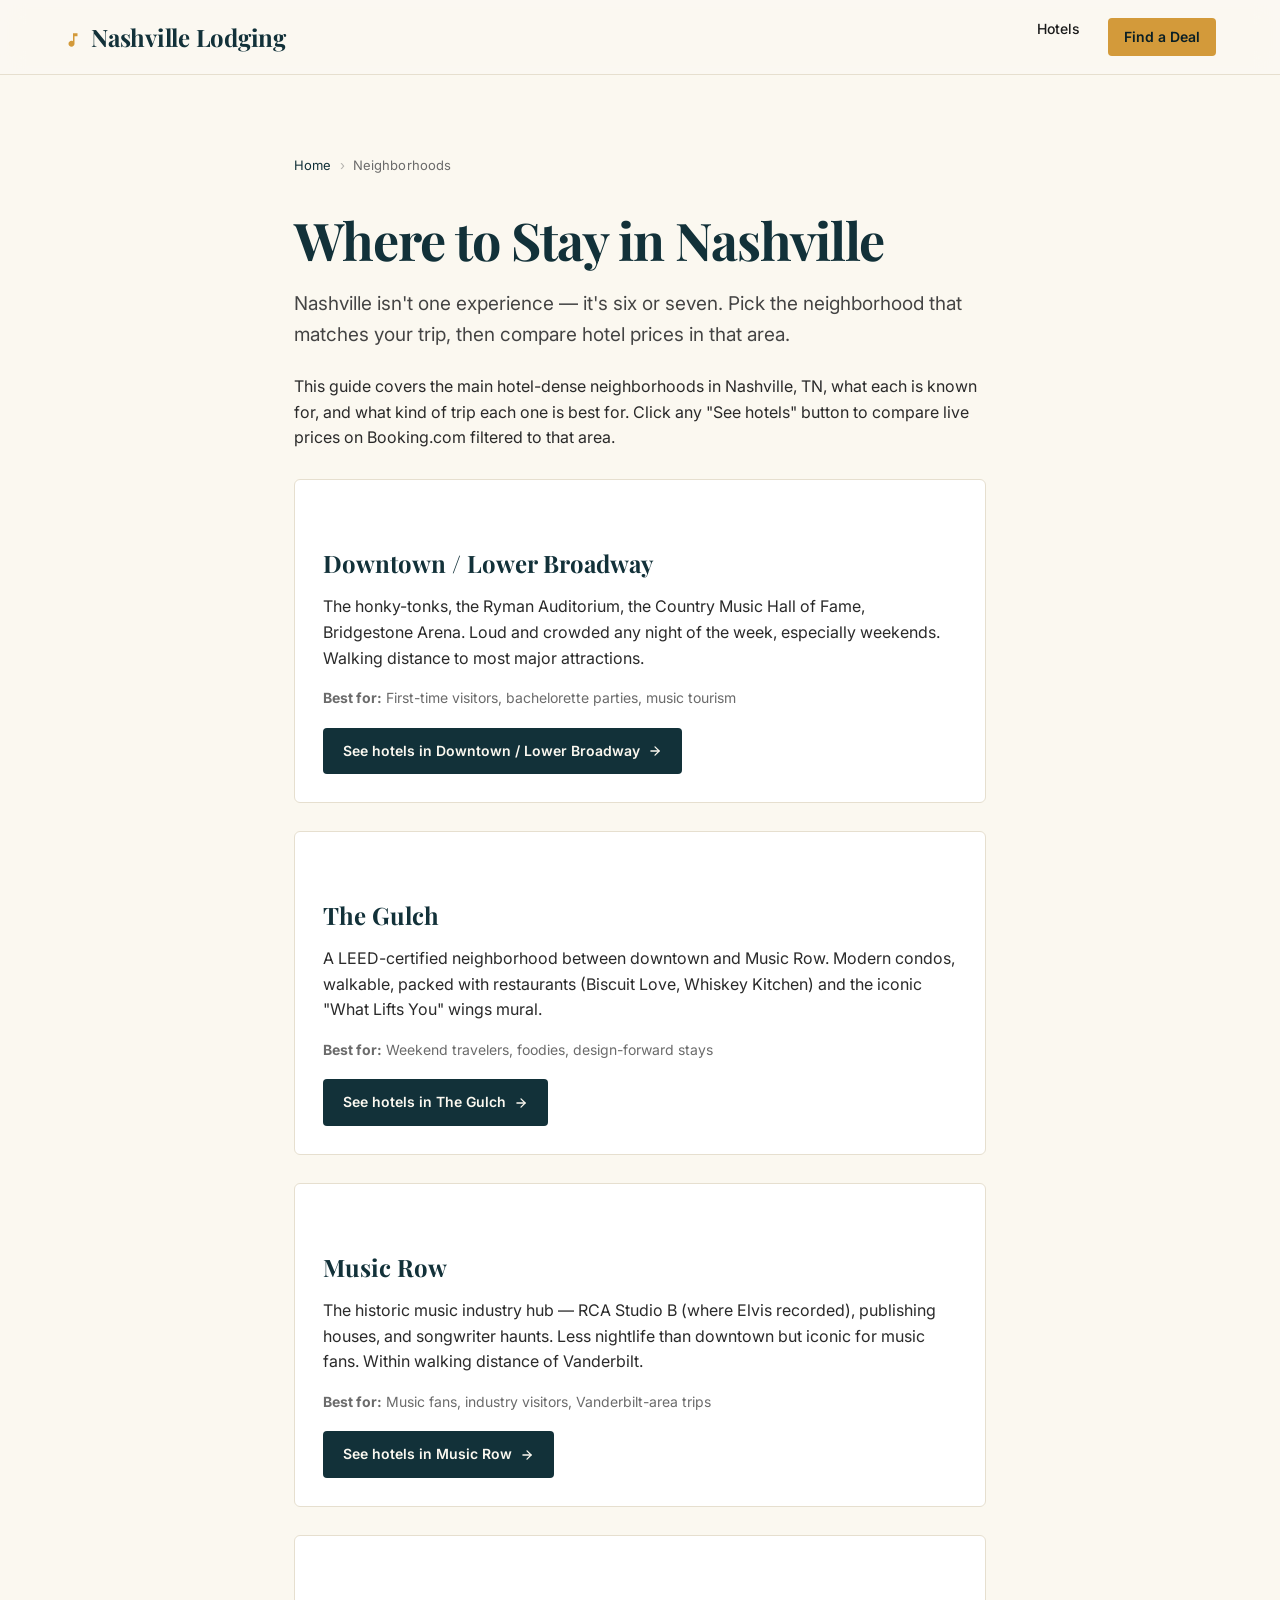
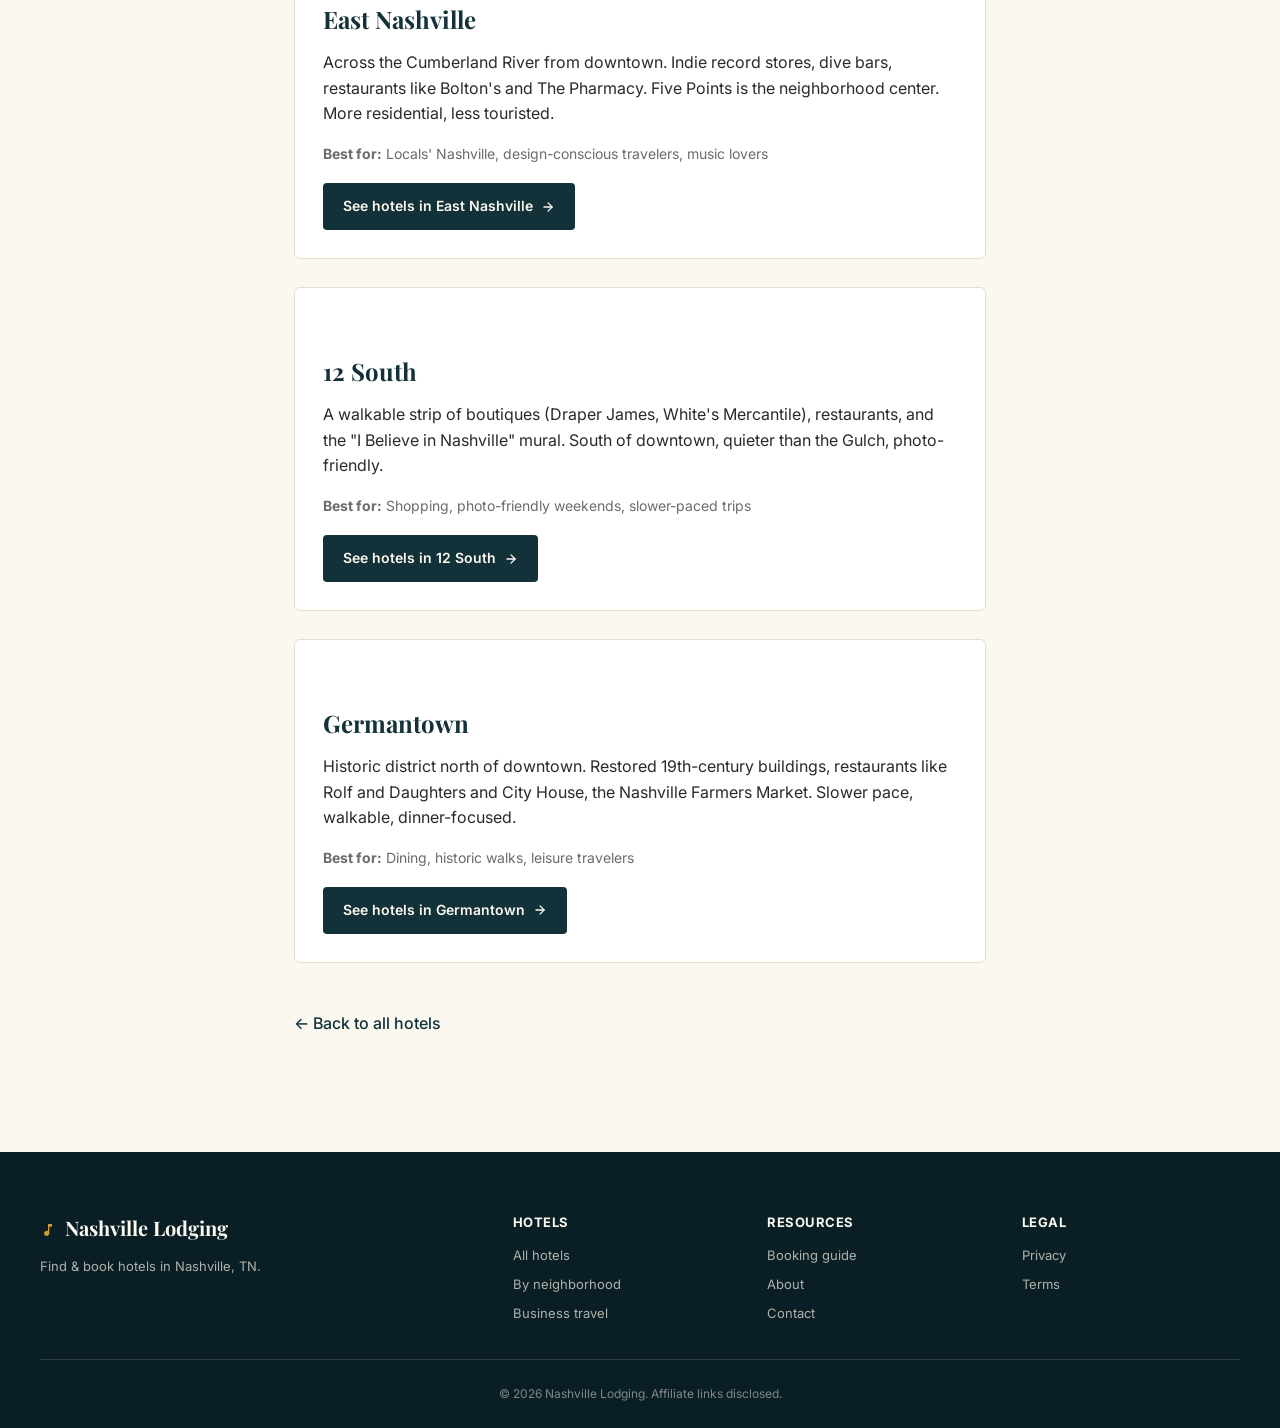
<file: neighborhoods.html>
<!DOCTYPE html>
<html lang="en">
<head>
<meta charset="UTF-8" />
<meta name="viewport" content="width=device-width, initial-scale=1.0" />
<title>Where to Stay in Nashville — Neighborhood Guide | Nashville Lodging</title>
<meta name="description" content="Compare hotels by neighborhood in Nashville, TN. A local guide to where to stay in Nashville — what each area is known for and which fits your trip." />
<link rel="canonical" href="https://nashvillelodging.com/neighborhoods" />
<meta name="robots" content="index, follow, max-image-preview:large" />
<meta name="theme-color" content="#d39a3a" />
<meta name="geo.region" content="US-TN" />
<meta name="geo.placename" content="Nashville" />
<meta property="og:type" content="website" />
<meta property="og:site_name" content="Nashville Lodging" />
<meta property="og:title" content="Where to Stay in Nashville — Neighborhood Guide | Nashville Lodging" />
<meta property="og:description" content="Compare hotels by neighborhood in Nashville, TN. A local guide to where to stay in Nashville — what each area is known for and which fits your trip." />
<meta property="og:url" content="https://nashvillelodging.com/neighborhoods" />
<meta property="og:image" content="https://images.unsplash.com/photo-1606762903097-713bf356b8c2?w=1200&q=80" />
<meta name="twitter:card" content="summary_large_image" />
<meta name="twitter:image" content="https://images.unsplash.com/photo-1606762903097-713bf356b8c2?w=1200&q=80" />
<meta name="twitter:title" content="Where to Stay in Nashville — Neighborhood Guide | Nashville Lodging" />
<meta name="twitter:description" content="Compare hotels by neighborhood in Nashville, TN. A local guide to where to stay in Nashville — what each area is known for and which fits your trip." />
<link rel="preconnect" href="https://fonts.googleapis.com" />
<link rel="preconnect" href="https://fonts.gstatic.com" crossorigin />
<link href="https://fonts.googleapis.com/css2?family=Playfair+Display:wght@500;700&family=Inter:wght@400;500;600&display=swap" rel="stylesheet" />
<link rel="stylesheet" href="style.css" />
<script type="application/ld+json">{"@context":"https://schema.org","@type":"BreadcrumbList","itemListElement":[{"@type":"ListItem","position":1,"name":"Home","item":"https://nashvillelodging.com/"},{"@type":"ListItem","position":2,"name":"Neighborhoods","item":"https://nashvillelodging.com/neighborhoods"}]}</script>
</head>
<body>
<header class="nav">
  <div class="nav-inner">
    <a href="index.html" class="brand"><span class="brand-mark"><svg viewBox="0 0 24 24" fill="currentColor" aria-hidden="true"><path d="M12 3v10.55c-.59-.34-1.27-.55-2-.55-2.21 0-4 1.79-4 4s1.79 4 4 4 4-1.79 4-4V7h4V3h-6z"/></svg></span>Nashville Lodging</a>
    <nav>
      <a href="index.html#hotels">Hotels</a>
      <a href="index.html#hotels" class="nav-cta">Find a Deal</a>
    </nav>
  </div>
</header>
<article class="prose prose-wide">
  <nav class="breadcrumb" aria-label="Breadcrumb"><a href="index.html">Home</a><span>&rsaquo;</span><span aria-current="page">Neighborhoods</span></nav>
  <h1>Where to Stay in Nashville</h1>
  <p class="lead">Nashville isn't one experience — it's six or seven. Pick the neighborhood that matches your trip, then compare hotel prices in that area.</p>
  <p>This guide covers the main hotel-dense neighborhoods in Nashville, TN, what each is known for, and what kind of trip each one is best for. Click any "See hotels" button to compare live prices on Booking.com filtered to that area.</p>

  <section class="hood-card">
    <h2>Downtown / Lower Broadway</h2>
    <p>The honky-tonks, the Ryman Auditorium, the Country Music Hall of Fame, Bridgestone Arena. Loud and crowded any night of the week, especially weekends. Walking distance to most major attractions.</p>
    <p class="hood-meta"><strong>Best for:</strong> First-time visitors, bachelorette parties, music tourism</p>
    <a class="hotel-cta" href="https://www.booking.com/searchresults.html?ss=Downtown%20Nashville%2C%20Tennessee&aid=AFFILIATE_ID_PENDING" target="_blank" rel="noopener nofollow sponsored">See hotels in Downtown / Lower Broadway <svg viewBox="0 0 24 24" fill="none" stroke="currentColor" stroke-width="2.2" stroke-linecap="round" stroke-linejoin="round" width="14" height="14"><line x1="5" y1="12" x2="19" y2="12"/><polyline points="12 5 19 12 12 19"/></svg></a>
  </section>
<section class="hood-card">
    <h2>The Gulch</h2>
    <p>A LEED-certified neighborhood between downtown and Music Row. Modern condos, walkable, packed with restaurants (Biscuit Love, Whiskey Kitchen) and the iconic "What Lifts You" wings mural.</p>
    <p class="hood-meta"><strong>Best for:</strong> Weekend travelers, foodies, design-forward stays</p>
    <a class="hotel-cta" href="https://www.booking.com/searchresults.html?ss=The%20Gulch%2C%20Nashville%2C%20Tennessee&aid=AFFILIATE_ID_PENDING" target="_blank" rel="noopener nofollow sponsored">See hotels in The Gulch <svg viewBox="0 0 24 24" fill="none" stroke="currentColor" stroke-width="2.2" stroke-linecap="round" stroke-linejoin="round" width="14" height="14"><line x1="5" y1="12" x2="19" y2="12"/><polyline points="12 5 19 12 12 19"/></svg></a>
  </section>
<section class="hood-card">
    <h2>Music Row</h2>
    <p>The historic music industry hub — RCA Studio B (where Elvis recorded), publishing houses, and songwriter haunts. Less nightlife than downtown but iconic for music fans. Within walking distance of Vanderbilt.</p>
    <p class="hood-meta"><strong>Best for:</strong> Music fans, industry visitors, Vanderbilt-area trips</p>
    <a class="hotel-cta" href="https://www.booking.com/searchresults.html?ss=Music%20Row%2C%20Nashville%2C%20Tennessee&aid=AFFILIATE_ID_PENDING" target="_blank" rel="noopener nofollow sponsored">See hotels in Music Row <svg viewBox="0 0 24 24" fill="none" stroke="currentColor" stroke-width="2.2" stroke-linecap="round" stroke-linejoin="round" width="14" height="14"><line x1="5" y1="12" x2="19" y2="12"/><polyline points="12 5 19 12 12 19"/></svg></a>
  </section>
<section class="hood-card">
    <h2>East Nashville</h2>
    <p>Across the Cumberland River from downtown. Indie record stores, dive bars, restaurants like Bolton's and The Pharmacy. Five Points is the neighborhood center. More residential, less touristed.</p>
    <p class="hood-meta"><strong>Best for:</strong> Locals' Nashville, design-conscious travelers, music lovers</p>
    <a class="hotel-cta" href="https://www.booking.com/searchresults.html?ss=East%20Nashville%2C%20Tennessee&aid=AFFILIATE_ID_PENDING" target="_blank" rel="noopener nofollow sponsored">See hotels in East Nashville <svg viewBox="0 0 24 24" fill="none" stroke="currentColor" stroke-width="2.2" stroke-linecap="round" stroke-linejoin="round" width="14" height="14"><line x1="5" y1="12" x2="19" y2="12"/><polyline points="12 5 19 12 12 19"/></svg></a>
  </section>
<section class="hood-card">
    <h2>12 South</h2>
    <p>A walkable strip of boutiques (Draper James, White's Mercantile), restaurants, and the "I Believe in Nashville" mural. South of downtown, quieter than the Gulch, photo-friendly.</p>
    <p class="hood-meta"><strong>Best for:</strong> Shopping, photo-friendly weekends, slower-paced trips</p>
    <a class="hotel-cta" href="https://www.booking.com/searchresults.html?ss=12%20South%2C%20Nashville%2C%20Tennessee&aid=AFFILIATE_ID_PENDING" target="_blank" rel="noopener nofollow sponsored">See hotels in 12 South <svg viewBox="0 0 24 24" fill="none" stroke="currentColor" stroke-width="2.2" stroke-linecap="round" stroke-linejoin="round" width="14" height="14"><line x1="5" y1="12" x2="19" y2="12"/><polyline points="12 5 19 12 12 19"/></svg></a>
  </section>
<section class="hood-card">
    <h2>Germantown</h2>
    <p>Historic district north of downtown. Restored 19th-century buildings, restaurants like Rolf and Daughters and City House, the Nashville Farmers Market. Slower pace, walkable, dinner-focused.</p>
    <p class="hood-meta"><strong>Best for:</strong> Dining, historic walks, leisure travelers</p>
    <a class="hotel-cta" href="https://www.booking.com/searchresults.html?ss=Germantown%2C%20Nashville%2C%20Tennessee&aid=AFFILIATE_ID_PENDING" target="_blank" rel="noopener nofollow sponsored">See hotels in Germantown <svg viewBox="0 0 24 24" fill="none" stroke="currentColor" stroke-width="2.2" stroke-linecap="round" stroke-linejoin="round" width="14" height="14"><line x1="5" y1="12" x2="19" y2="12"/><polyline points="12 5 19 12 12 19"/></svg></a>
  </section>

  <p class="back"><a href="index.html">&larr; Back to all hotels</a></p>
</article>
<footer>
  <div class="footer-inner">
    <div class="footer-col">
      <p class="footer-brand"><span class="brand-mark"><svg viewBox="0 0 24 24" fill="currentColor" aria-hidden="true"><path d="M12 3v10.55c-.59-.34-1.27-.55-2-.55-2.21 0-4 1.79-4 4s1.79 4 4 4 4-1.79 4-4V7h4V3h-6z"/></svg></span>Nashville Lodging</p>
      <p class="footer-tag">Find &amp; book hotels in Nashville, TN.</p>
    </div>
    <div class="footer-col">
      <p class="footer-h">Hotels</p>
      <a href="index.html#hotels">All hotels</a>
      <a href="neighborhoods.html">By neighborhood</a>
      <a href="business-travel.html">Business travel</a>
    </div>
    <div class="footer-col">
      <p class="footer-h">Resources</p>
      <a href="booking-guide.html">Booking guide</a>
      <a href="about.html">About</a>
      <a href="contact.html">Contact</a>
    </div>
    <div class="footer-col">
      <p class="footer-h">Legal</p>
      <a href="privacy.html">Privacy</a>
      <a href="terms.html">Terms</a>
    </div>
  </div>
  <div class="footer-bottom">&copy; 2026 Nashville Lodging. Affiliate links disclosed.</div>
</footer>
</body></html>
</file>
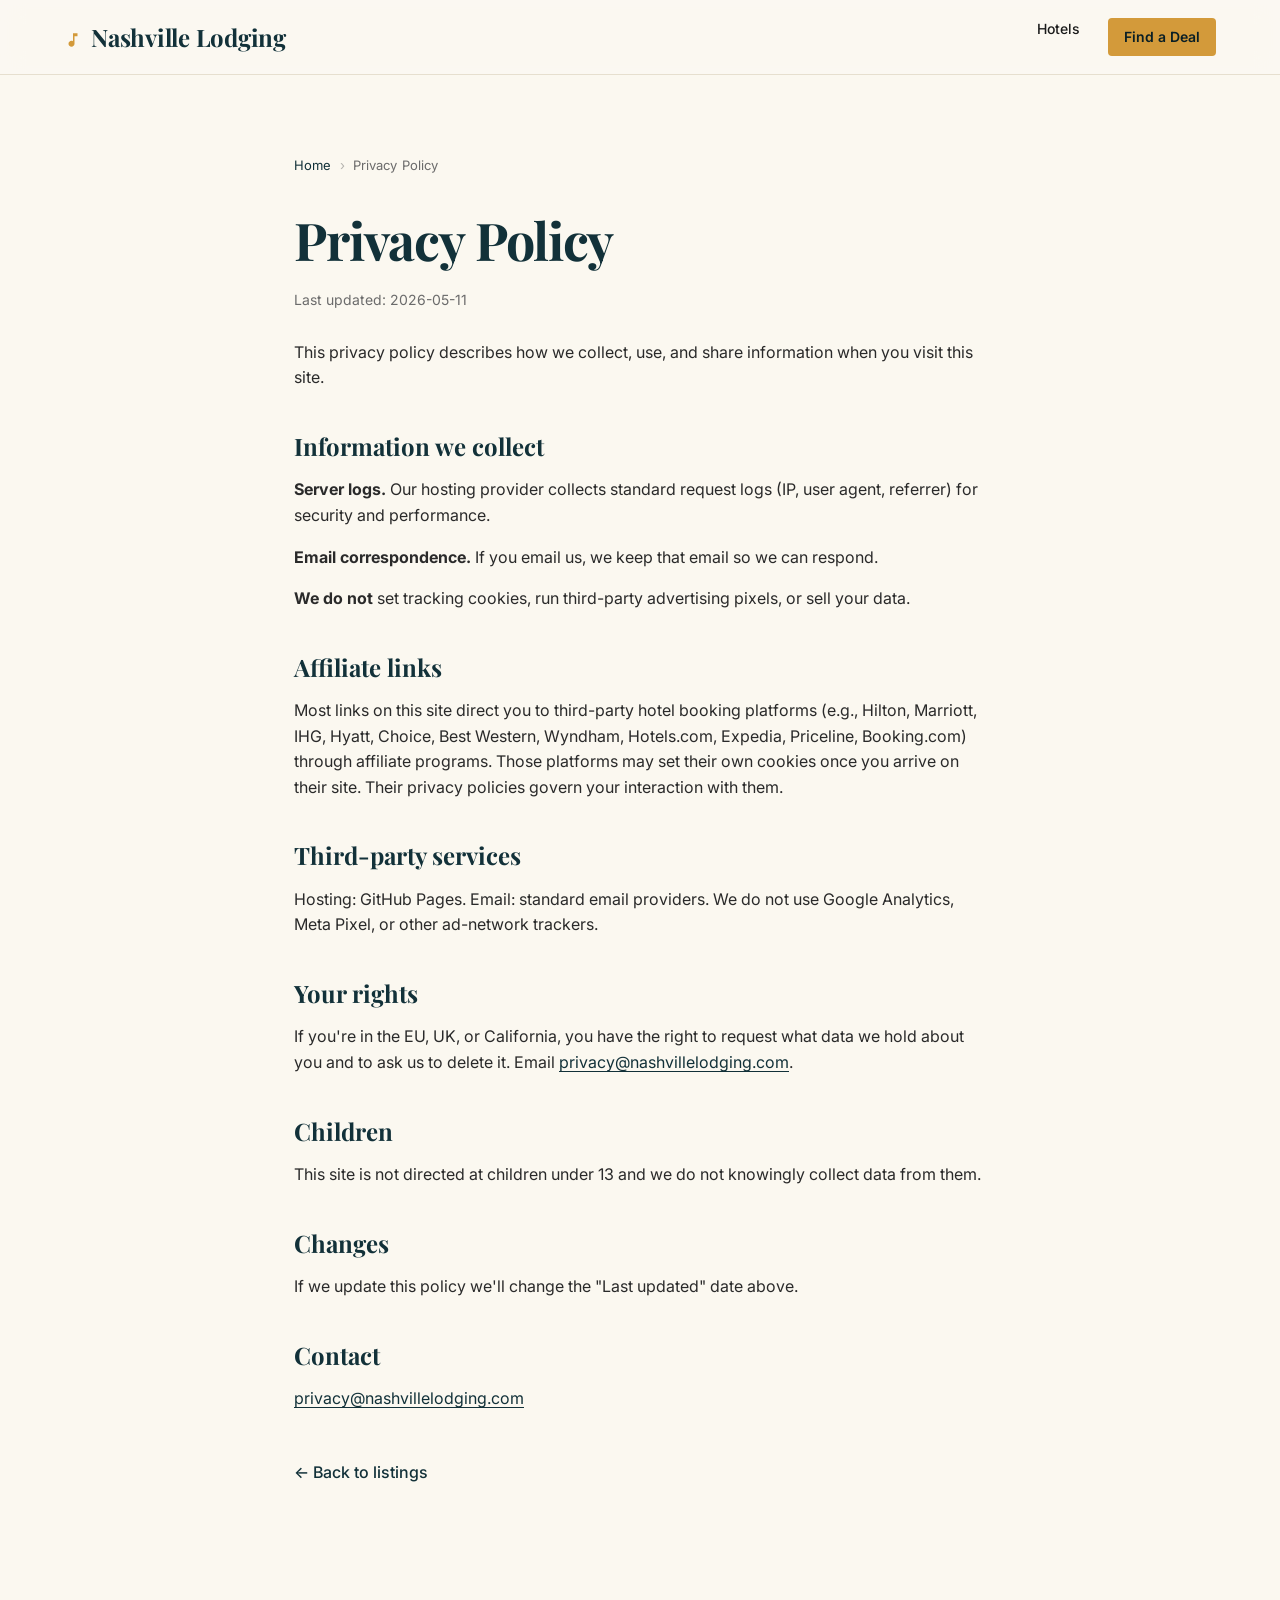
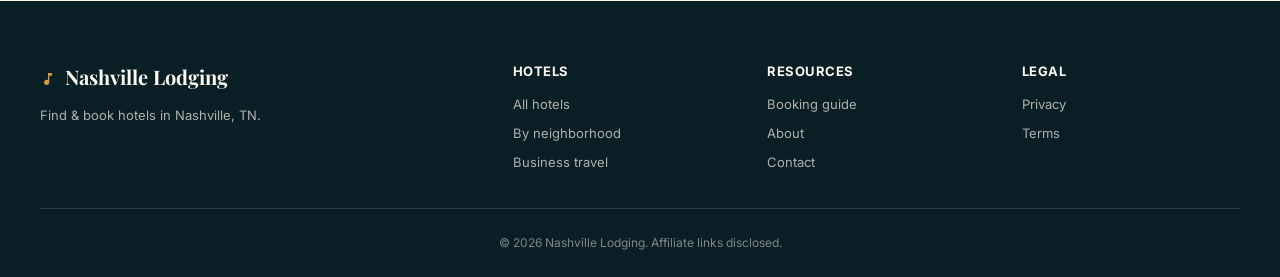
<file: privacy.html>
<!DOCTYPE html>
<html lang="en">
<head>
<meta charset="UTF-8" />
<meta name="viewport" content="width=device-width, initial-scale=1.0" />
<title>Privacy Policy | Nashville Lodging</title>
<meta name="description" content="How Nashville Lodging collects, uses, and protects your information." />
<link rel="canonical" href="https://nashvillelodging.com/privacy" />
<meta name="robots" content="index, follow, max-image-preview:large" />
<meta name="theme-color" content="#d39a3a" />
<meta name="geo.region" content="US-TN" />
<meta name="geo.placename" content="Nashville" />
<meta property="og:type" content="website" />
<meta property="og:site_name" content="Nashville Lodging" />
<meta property="og:title" content="Privacy Policy | Nashville Lodging" />
<meta property="og:description" content="How Nashville Lodging collects, uses, and protects your information." />
<meta property="og:url" content="https://nashvillelodging.com/privacy" />
<meta property="og:image" content="https://images.unsplash.com/photo-1606762903097-713bf356b8c2?w=1200&q=80" />
<meta name="twitter:card" content="summary_large_image" />
<meta name="twitter:image" content="https://images.unsplash.com/photo-1606762903097-713bf356b8c2?w=1200&q=80" />
<meta name="twitter:title" content="Privacy Policy | Nashville Lodging" />
<meta name="twitter:description" content="How Nashville Lodging collects, uses, and protects your information." />
<link rel="preconnect" href="https://fonts.googleapis.com" />
<link rel="preconnect" href="https://fonts.gstatic.com" crossorigin />
<link href="https://fonts.googleapis.com/css2?family=Playfair+Display:wght@500;700&family=Inter:wght@400;500;600&display=swap" rel="stylesheet" />
<link rel="stylesheet" href="style.css" />
<script type="application/ld+json">{"@context":"https://schema.org","@type":"BreadcrumbList","itemListElement":[{"@type":"ListItem","position":1,"name":"Home","item":"https://nashvillelodging.com/"},{"@type":"ListItem","position":2,"name":"Privacy Policy","item":"https://nashvillelodging.com/privacy"}]}</script>
</head>
<body>
<header class="nav">
  <div class="nav-inner">
    <a href="index.html" class="brand"><span class="brand-mark"><svg viewBox="0 0 24 24" fill="currentColor" aria-hidden="true"><path d="M12 3v10.55c-.59-.34-1.27-.55-2-.55-2.21 0-4 1.79-4 4s1.79 4 4 4 4-1.79 4-4V7h4V3h-6z"/></svg></span>Nashville Lodging</a>
    <nav>
      <a href="index.html#hotels">Hotels</a>
      <a href="index.html#hotels" class="nav-cta">Find a Deal</a>
    </nav>
  </div>
</header>
<article class="prose">
  <nav class="breadcrumb" aria-label="Breadcrumb"><a href="index.html">Home</a><span>&rsaquo;</span><span aria-current="page">Privacy Policy</span></nav>
  <h1>Privacy Policy</h1>
  <p class="muted">Last updated: 2026-05-11</p>
  <p>This privacy policy describes how we collect, use, and share information when you visit this site.</p>
  <h2>Information we collect</h2>
  <p><strong>Server logs.</strong> Our hosting provider collects standard request logs (IP, user agent, referrer) for security and performance.</p>
  <p><strong>Email correspondence.</strong> If you email us, we keep that email so we can respond.</p>
  <p><strong>We do not</strong> set tracking cookies, run third-party advertising pixels, or sell your data.</p>
  <h2>Affiliate links</h2>
  <p>Most links on this site direct you to third-party hotel booking platforms (e.g., Hilton, Marriott, IHG, Hyatt, Choice, Best Western, Wyndham, Hotels.com, Expedia, Priceline, Booking.com) through affiliate programs. Those platforms may set their own cookies once you arrive on their site. Their privacy policies govern your interaction with them.</p>
  <h2>Third-party services</h2>
  <p>Hosting: GitHub Pages. Email: standard email providers. We do not use Google Analytics, Meta Pixel, or other ad-network trackers.</p>
  <h2>Your rights</h2>
  <p>If you're in the EU, UK, or California, you have the right to request what data we hold about you and to ask us to delete it. Email <a href="mailto:privacy@nashvillelodging.com">privacy@nashvillelodging.com</a>.</p>
  <h2>Children</h2>
  <p>This site is not directed at children under 13 and we do not knowingly collect data from them.</p>
  <h2>Changes</h2>
  <p>If we update this policy we'll change the "Last updated" date above.</p>
  <h2>Contact</h2>
  <p><a href="mailto:privacy@nashvillelodging.com">privacy@nashvillelodging.com</a></p>
  <p class="back"><a href="index.html">&larr; Back to listings</a></p>
</article>
<footer>
  <div class="footer-inner">
    <div class="footer-col">
      <p class="footer-brand"><span class="brand-mark"><svg viewBox="0 0 24 24" fill="currentColor" aria-hidden="true"><path d="M12 3v10.55c-.59-.34-1.27-.55-2-.55-2.21 0-4 1.79-4 4s1.79 4 4 4 4-1.79 4-4V7h4V3h-6z"/></svg></span>Nashville Lodging</p>
      <p class="footer-tag">Find &amp; book hotels in Nashville, TN.</p>
    </div>
    <div class="footer-col">
      <p class="footer-h">Hotels</p>
      <a href="index.html#hotels">All hotels</a>
      <a href="neighborhoods.html">By neighborhood</a>
      <a href="business-travel.html">Business travel</a>
    </div>
    <div class="footer-col">
      <p class="footer-h">Resources</p>
      <a href="booking-guide.html">Booking guide</a>
      <a href="about.html">About</a>
      <a href="contact.html">Contact</a>
    </div>
    <div class="footer-col">
      <p class="footer-h">Legal</p>
      <a href="privacy.html">Privacy</a>
      <a href="terms.html">Terms</a>
    </div>
  </div>
  <div class="footer-bottom">&copy; 2026 Nashville Lodging. Affiliate links disclosed.</div>
</footer>
</body></html>
</file>
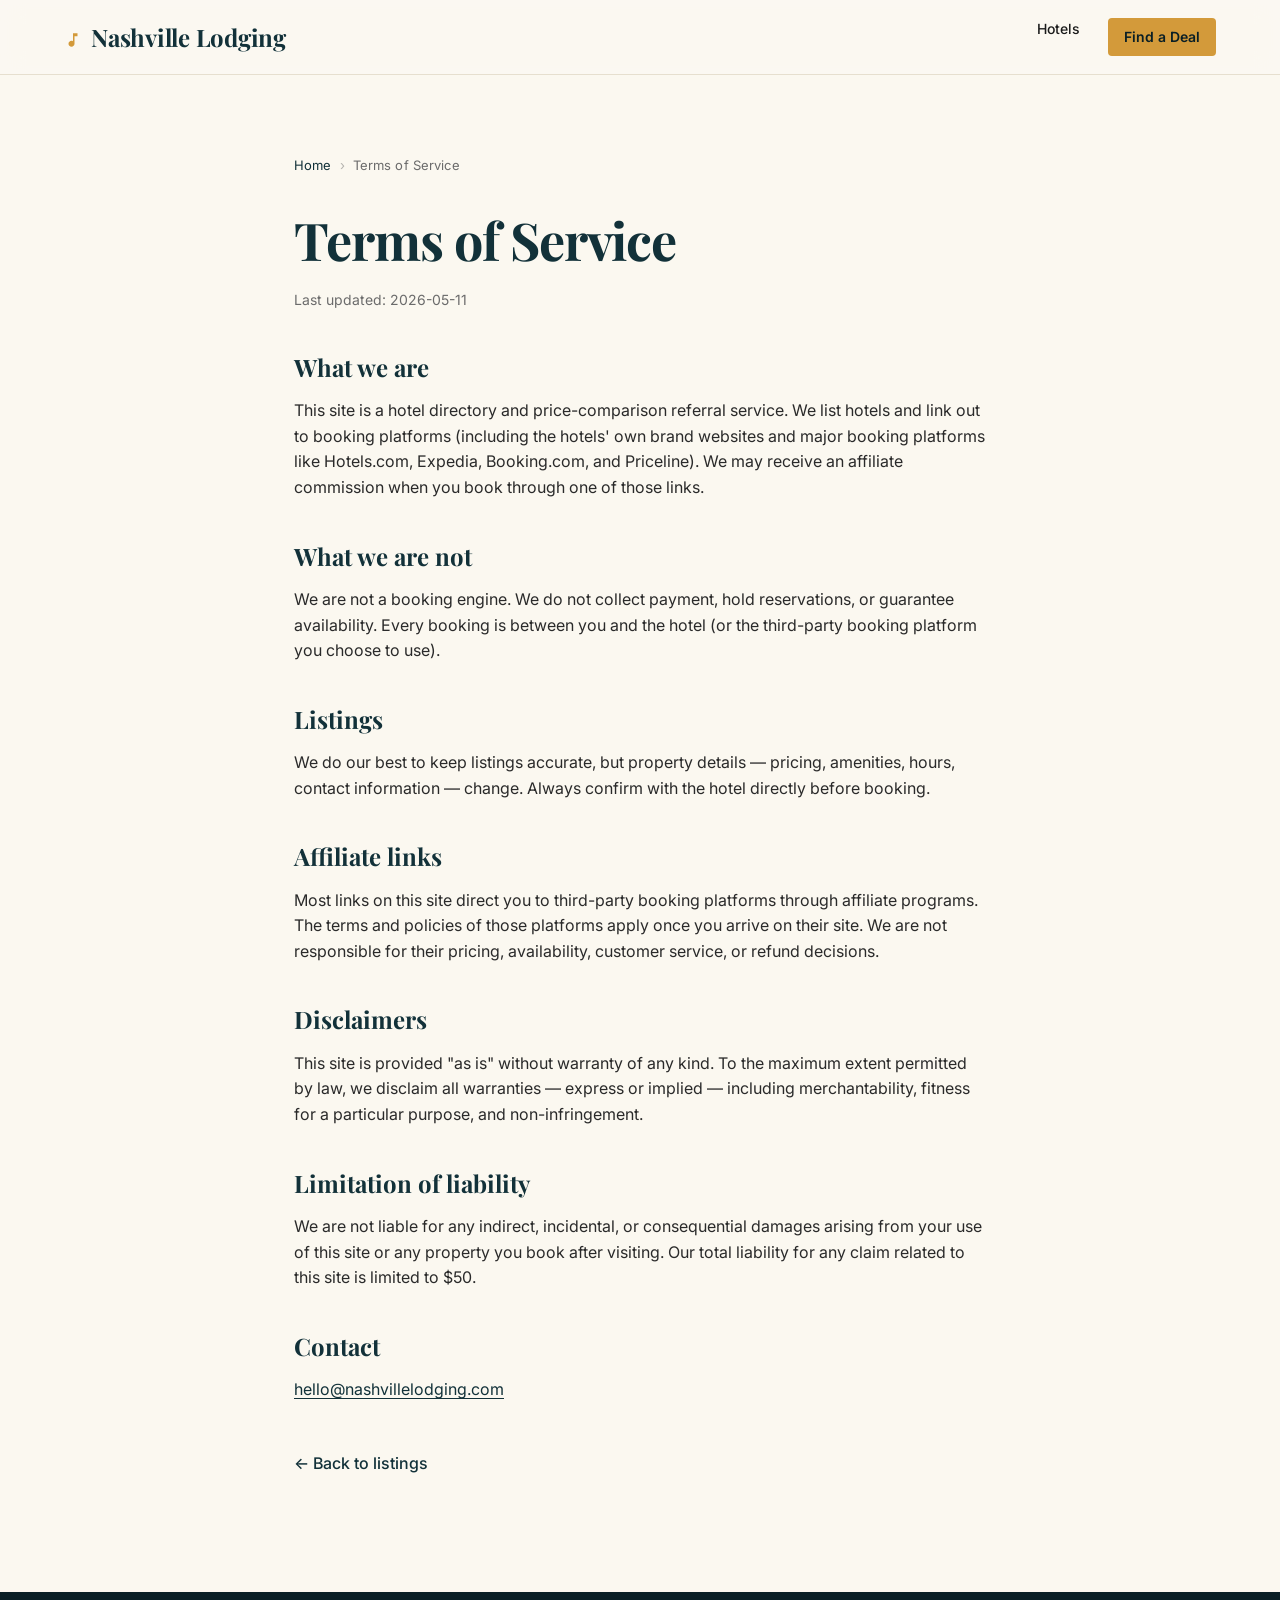
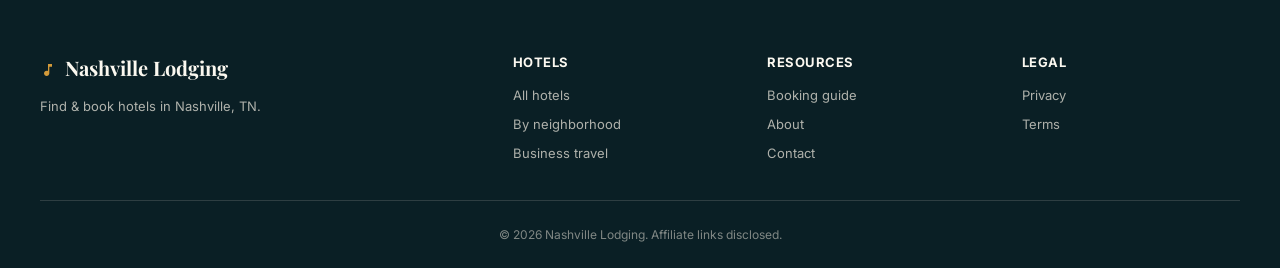
<file: terms.html>
<!DOCTYPE html>
<html lang="en">
<head>
<meta charset="UTF-8" />
<meta name="viewport" content="width=device-width, initial-scale=1.0" />
<title>Terms of Service | Nashville Lodging</title>
<meta name="description" content="The terms of use for Nashville Lodging, a hotel directory and price-comparison referral service." />
<link rel="canonical" href="https://nashvillelodging.com/terms" />
<meta name="robots" content="index, follow, max-image-preview:large" />
<meta name="theme-color" content="#d39a3a" />
<meta name="geo.region" content="US-TN" />
<meta name="geo.placename" content="Nashville" />
<meta property="og:type" content="website" />
<meta property="og:site_name" content="Nashville Lodging" />
<meta property="og:title" content="Terms of Service | Nashville Lodging" />
<meta property="og:description" content="The terms of use for Nashville Lodging, a hotel directory and price-comparison referral service." />
<meta property="og:url" content="https://nashvillelodging.com/terms" />
<meta property="og:image" content="https://images.unsplash.com/photo-1606762903097-713bf356b8c2?w=1200&q=80" />
<meta name="twitter:card" content="summary_large_image" />
<meta name="twitter:image" content="https://images.unsplash.com/photo-1606762903097-713bf356b8c2?w=1200&q=80" />
<meta name="twitter:title" content="Terms of Service | Nashville Lodging" />
<meta name="twitter:description" content="The terms of use for Nashville Lodging, a hotel directory and price-comparison referral service." />
<link rel="preconnect" href="https://fonts.googleapis.com" />
<link rel="preconnect" href="https://fonts.gstatic.com" crossorigin />
<link href="https://fonts.googleapis.com/css2?family=Playfair+Display:wght@500;700&family=Inter:wght@400;500;600&display=swap" rel="stylesheet" />
<link rel="stylesheet" href="style.css" />
<script type="application/ld+json">{"@context":"https://schema.org","@type":"BreadcrumbList","itemListElement":[{"@type":"ListItem","position":1,"name":"Home","item":"https://nashvillelodging.com/"},{"@type":"ListItem","position":2,"name":"Terms of Service","item":"https://nashvillelodging.com/terms"}]}</script>
</head>
<body>
<header class="nav">
  <div class="nav-inner">
    <a href="index.html" class="brand"><span class="brand-mark"><svg viewBox="0 0 24 24" fill="currentColor" aria-hidden="true"><path d="M12 3v10.55c-.59-.34-1.27-.55-2-.55-2.21 0-4 1.79-4 4s1.79 4 4 4 4-1.79 4-4V7h4V3h-6z"/></svg></span>Nashville Lodging</a>
    <nav>
      <a href="index.html#hotels">Hotels</a>
      <a href="index.html#hotels" class="nav-cta">Find a Deal</a>
    </nav>
  </div>
</header>
<article class="prose">
  <nav class="breadcrumb" aria-label="Breadcrumb"><a href="index.html">Home</a><span>&rsaquo;</span><span aria-current="page">Terms of Service</span></nav>
  <h1>Terms of Service</h1>
  <p class="muted">Last updated: 2026-05-11</p>
  <h2>What we are</h2>
  <p>This site is a hotel directory and price-comparison referral service. We list hotels and link out to booking platforms (including the hotels' own brand websites and major booking platforms like Hotels.com, Expedia, Booking.com, and Priceline). We may receive an affiliate commission when you book through one of those links.</p>
  <h2>What we are not</h2>
  <p>We are not a booking engine. We do not collect payment, hold reservations, or guarantee availability. Every booking is between you and the hotel (or the third-party booking platform you choose to use).</p>
  <h2>Listings</h2>
  <p>We do our best to keep listings accurate, but property details — pricing, amenities, hours, contact information — change. Always confirm with the hotel directly before booking.</p>
  <h2>Affiliate links</h2>
  <p>Most links on this site direct you to third-party booking platforms through affiliate programs. The terms and policies of those platforms apply once you arrive on their site. We are not responsible for their pricing, availability, customer service, or refund decisions.</p>
  <h2>Disclaimers</h2>
  <p>This site is provided "as is" without warranty of any kind. To the maximum extent permitted by law, we disclaim all warranties — express or implied — including merchantability, fitness for a particular purpose, and non-infringement.</p>
  <h2>Limitation of liability</h2>
  <p>We are not liable for any indirect, incidental, or consequential damages arising from your use of this site or any property you book after visiting. Our total liability for any claim related to this site is limited to $50.</p>
  <h2>Contact</h2>
  <p><a href="mailto:hello@nashvillelodging.com">hello@nashvillelodging.com</a></p>
  <p class="back"><a href="index.html">&larr; Back to listings</a></p>
</article>
<footer>
  <div class="footer-inner">
    <div class="footer-col">
      <p class="footer-brand"><span class="brand-mark"><svg viewBox="0 0 24 24" fill="currentColor" aria-hidden="true"><path d="M12 3v10.55c-.59-.34-1.27-.55-2-.55-2.21 0-4 1.79-4 4s1.79 4 4 4 4-1.79 4-4V7h4V3h-6z"/></svg></span>Nashville Lodging</p>
      <p class="footer-tag">Find &amp; book hotels in Nashville, TN.</p>
    </div>
    <div class="footer-col">
      <p class="footer-h">Hotels</p>
      <a href="index.html#hotels">All hotels</a>
      <a href="neighborhoods.html">By neighborhood</a>
      <a href="business-travel.html">Business travel</a>
    </div>
    <div class="footer-col">
      <p class="footer-h">Resources</p>
      <a href="booking-guide.html">Booking guide</a>
      <a href="about.html">About</a>
      <a href="contact.html">Contact</a>
    </div>
    <div class="footer-col">
      <p class="footer-h">Legal</p>
      <a href="privacy.html">Privacy</a>
      <a href="terms.html">Terms</a>
    </div>
  </div>
  <div class="footer-bottom">&copy; 2026 Nashville Lodging. Affiliate links disclosed.</div>
</footer>
</body></html>
</file>
<file: style.css>
:root {
  --navy: #0f1d3a;
  --navy-deep: #08122a;
  --sand: #f5efe4;
  --cream: #fbf8f2;
  --gold: #c9a23a;
  --gold-soft: #d9b658;
  --ink: #1a1a1a;
  --muted: #6b6b6b;
  --line: #e7e2d6;
  /* per-city theme hooks — overridden by the theme block appended at build time */
  --hero-image: url('https://images.unsplash.com/photo-1564501049412-61c2a3083791?w=2000&q=80');
  --hero-overlay: linear-gradient(135deg, rgba(8,18,42,0.82), rgba(15,29,58,0.68));
}

* { box-sizing: border-box; margin: 0; padding: 0; }

html, body {
  font-family: 'Inter', -apple-system, BlinkMacSystemFont, sans-serif;
  color: var(--ink);
  background: var(--cream);
  line-height: 1.6;
  -webkit-font-smoothing: antialiased;
}

a { color: inherit; text-decoration: none; }

.nav {
  position: sticky;
  top: 0;
  z-index: 50;
  background: rgba(251, 248, 242, 0.85);
  backdrop-filter: saturate(160%) blur(12px);
  border-bottom: 1px solid var(--line);
}
.nav-inner {
  max-width: 1200px;
  margin: 0 auto;
  padding: 18px 24px;
  display: flex;
  justify-content: space-between;
  align-items: center;
}
.brand {
  font-family: 'Playfair Display', serif;
  font-size: 24px;
  font-weight: 700;
  color: var(--navy);
  letter-spacing: -0.01em;
}
.brand-mark {
  display: inline-block;
  color: var(--gold);
  margin-right: 9px;
  vertical-align: -2px;
}
.brand-mark svg { width: 18px; height: 18px; display: block; }
.footer-brand .brand-mark svg { width: 16px; height: 16px; }
.nav nav { display: flex; gap: 28px; font-size: 14px; font-weight: 500; }
.nav nav a { color: var(--ink); }
.nav nav a:hover { color: var(--navy); }

.hero {
  background-image: var(--hero-overlay), var(--hero-image);
  background-size: cover;
  background-position: center;
  color: var(--cream);
  padding: 80px 24px 60px;
  text-align: center;
}
.hero-inner { max-width: 1080px; margin: 0 auto; }
.hero h1 {
  font-family: 'Playfair Display', serif;
  font-size: clamp(34px, 5vw, 54px);
  font-weight: 700;
  line-height: 1.05;
  letter-spacing: -0.02em;
  margin-bottom: 14px;
}
.hero-sub {
  font-size: clamp(15px, 1.4vw, 18px);
  color: rgba(245, 239, 228, 0.88);
  margin-bottom: 28px;
  max-width: 600px;
  margin-left: auto;
  margin-right: auto;
}

.search-form {
  background: #fff;
  border-radius: 8px;
  padding: 14px;
  box-shadow: 0 20px 50px rgba(0,0,0,0.25);
  text-align: left;
  max-width: 1040px;
  margin: 0 auto;
}
.search-row {
  display: grid;
  grid-template-columns: 2fr 1.2fr 1.2fr 1fr 1fr auto;
  gap: 10px;
  align-items: stretch;
}
.search-field {
  display: flex;
  flex-direction: column;
  background: var(--cream);
  border: 1px solid var(--line);
  border-radius: 6px;
  padding: 10px 14px;
  cursor: text;
  transition: border-color 0.15s;
}
.search-field:focus-within {
  border-color: var(--navy);
  background: #fff;
}
.search-label {
  font-size: 10px;
  font-weight: 600;
  text-transform: uppercase;
  letter-spacing: 0.06em;
  color: var(--muted);
  margin-bottom: 2px;
}
.search-field input,
.search-field select {
  border: 0;
  background: transparent;
  font-size: 15px;
  font-family: inherit;
  color: var(--ink);
  padding: 0;
  width: 100%;
  outline: none;
  appearance: none;
  -webkit-appearance: none;
  font-weight: 500;
}
.search-field select {
  cursor: pointer;
  background-image: url("data:image/svg+xml,%3Csvg xmlns='http://www.w3.org/2000/svg' width='12' height='12' viewBox='0 0 24 24' fill='none' stroke='%231a1a1a' stroke-width='2.5' stroke-linecap='round' stroke-linejoin='round'%3E%3Cpolyline points='6 9 12 15 18 9'%3E%3C/polyline%3E%3C/svg%3E");
  background-repeat: no-repeat;
  background-position: right 0 center;
  padding-right: 18px;
}
.search-btn {
  background: var(--gold);
  color: var(--navy-deep);
  border: 0;
  border-radius: 6px;
  font-family: inherit;
  font-weight: 700;
  font-size: 16px;
  letter-spacing: 0.02em;
  padding: 0 32px;
  cursor: pointer;
  transition: background 0.15s, transform 0.1s;
  white-space: nowrap;
}
.search-btn:hover { background: var(--gold-soft); }
.search-btn:active { transform: scale(0.98); }
.cta {
  display: inline-block;
  background: var(--gold);
  color: var(--navy-deep);
  font-weight: 600;
  font-size: 15px;
  letter-spacing: 0.02em;
  padding: 16px 36px;
  border-radius: 4px;
  transition: background 0.2s, transform 0.1s;
}
.cta:hover { background: var(--gold-soft); transform: translateY(-1px); }

.hero-trust {
  margin-top: 28px;
  font-size: 12px;
  color: rgba(245, 239, 228, 0.65);
  letter-spacing: 0.04em;
}

.value-strip {
  background: var(--navy);
  color: var(--cream);
  padding: 18px 24px;
}
.value-strip-inner {
  max-width: 1080px;
  margin: 0 auto;
  display: grid;
  grid-template-columns: repeat(4, 1fr);
  gap: 16px;
  text-align: center;
}
.value-item {
  display: flex;
  flex-direction: column;
  gap: 2px;
}
.value-num {
  font-family: 'Playfair Display', serif;
  font-size: 20px;
  font-weight: 700;
  color: var(--gold);
}
.value-item span:last-child {
  font-size: 12px;
  letter-spacing: 0.04em;
  color: rgba(245, 239, 228, 0.78);
}

.below-grid-cta {
  text-align: center;
  padding: 20px 0 60px;
}
.below-grid-cta p {
  color: var(--muted);
  margin-bottom: 14px;
}
.cta-secondary {
  background: var(--navy);
  color: var(--cream);
}
.cta-secondary:hover { background: var(--navy-deep); }

.browse-section {
  padding: 60px 0 30px;
  border-top: 1px solid var(--line);
}
.hood-grid {
  display: grid;
  grid-template-columns: repeat(auto-fill, minmax(280px, 1fr));
  gap: 18px;
  margin-bottom: 24px;
}
.hood-tile {
  background: #fff;
  border: 1px solid var(--line);
  border-radius: 6px;
  padding: 24px 22px;
  display: block;
  transition: border-color 0.15s, transform 0.1s, box-shadow 0.15s;
}
.hood-tile:hover {
  border-color: var(--navy);
  transform: translateY(-2px);
  box-shadow: 0 8px 20px rgba(15,29,58,0.08);
}
.hood-tile h3 {
  font-family: 'Playfair Display', serif;
  font-size: 20px;
  color: var(--navy);
  margin-bottom: 6px;
  font-weight: 700;
}
.hood-tile p { color: var(--muted); font-size: 14px; margin-bottom: 10px; }
.hood-link { color: var(--navy); font-size: 13px; font-weight: 600; }
.style-grid {
  display: grid;
  grid-template-columns: repeat(auto-fit, minmax(280px, 1fr));
  gap: 18px;
  margin-bottom: 24px;
}
.style-card {
  background: var(--sand);
  border: 1px solid var(--line);
  border-radius: 6px;
  padding: 28px 24px;
  display: block;
  transition: background 0.15s, transform 0.1s;
}
.style-card:hover { background: #fff; transform: translateY(-2px); }
.style-card h3 {
  font-family: 'Playfair Display', serif;
  font-size: 22px;
  color: var(--navy);
  margin-bottom: 8px;
  font-weight: 700;
}
.style-card p { color: #444; font-size: 14px; margin-bottom: 12px; line-height: 1.55; }
.browse-more {
  display: inline-block;
  font-weight: 600;
  color: var(--navy);
  text-decoration: underline;
  text-underline-offset: 4px;
  margin-bottom: 60px;
}
.browse-more:hover { color: var(--gold); }

.prose-wide { max-width: 900px; }
.hood-card {
  background: #fff;
  border: 1px solid var(--line);
  border-radius: 6px;
  padding: 28px;
  margin: 28px 0;
}
.hood-card h2 {
  font-family: 'Playfair Display', serif;
  font-size: 26px;
  color: var(--navy);
  margin-top: 0;
  margin-bottom: 12px;
}
.hood-card p { margin-bottom: 14px; }
.hood-card .hood-meta {
  font-size: 14px;
  color: var(--muted);
  margin-bottom: 18px;
}
.hood-card .hotel-cta {
  display: inline-flex;
  align-items: center;
  gap: 8px;
  background: var(--navy);
  color: var(--cream);
  font-weight: 600;
  font-size: 14px;
  padding: 12px 20px;
  border-radius: 4px;
  text-decoration: none;
}
.hood-card .hotel-cta:hover { background: var(--navy-deep); }

.nav-cta {
  background: var(--gold);
  color: var(--navy-deep) !important;
  padding: 8px 16px;
  border-radius: 4px;
  font-weight: 600;
}
.nav-cta:hover { background: var(--gold-soft); }

.why {
  padding: 30px 0 90px;
}
.why-grid {
  display: grid;
  grid-template-columns: repeat(auto-fit, minmax(260px, 1fr));
  gap: 24px;
  border-top: 1px solid var(--line);
  padding-top: 60px;
}
.why-card h3 {
  font-family: 'Playfair Display', serif;
  font-size: 20px;
  font-weight: 700;
  color: var(--navy);
  margin-bottom: 8px;
}
.why-card p { color: #444; font-size: 14px; line-height: 1.6; }

main { max-width: 1200px; margin: 0 auto; padding: 0 24px; }

.section-head { text-align: center; padding: 90px 0 48px; }
.section-head h2 {
  font-family: 'Playfair Display', serif;
  font-size: clamp(30px, 4vw, 44px);
  font-weight: 700;
  color: var(--navy);
  margin-bottom: 12px;
}
.section-head p { color: var(--muted); font-size: 16px; }

.hotel-grid {
  display: grid;
  grid-template-columns: repeat(auto-fill, minmax(320px, 1fr));
  gap: 28px;
  padding-bottom: 100px;
}

.hotel-card {
  background: #fff;
  border: 1px solid var(--line);
  border-radius: 6px;
  overflow: hidden;
  display: flex;
  flex-direction: column;
  transition: transform 0.2s, box-shadow 0.2s;
}
.hotel-card:hover {
  transform: translateY(-3px);
  box-shadow: 0 12px 28px rgba(15, 29, 58, 0.10);
}
.hotel-card.premium { border-color: var(--gold); border-width: 1.5px; }

.hotel-img {
  position: relative;
  width: 100%;
  height: 220px;
  background: var(--sand) center/cover;
}
.tier-badge {
  position: absolute;
  top: 14px;
  right: 14px;
  background: var(--gold);
  color: var(--navy-deep);
  font-size: 11px;
  font-weight: 600;
  text-transform: uppercase;
  letter-spacing: 0.08em;
  padding: 5px 10px;
  border-radius: 3px;
}

.hotel-body { padding: 22px 22px 24px; display: flex; flex-direction: column; flex: 1; }
.hotel-name {
  font-family: 'Playfair Display', serif;
  font-size: 22px;
  font-weight: 700;
  color: var(--navy);
  margin-bottom: 8px;
  letter-spacing: -0.01em;
}
.hotel-meta {
  display: flex;
  align-items: center;
  gap: 12px;
  color: var(--muted);
  font-size: 13px;
  margin-bottom: 14px;
}
.stars { color: var(--gold); font-weight: 600; }
.hotel-desc {
  color: #444;
  font-size: 14px;
  line-height: 1.55;
  margin-bottom: 18px;
  flex: 1;
}
.amenities {
  display: flex;
  flex-wrap: wrap;
  gap: 6px;
  margin-bottom: 20px;
}
.amenity {
  background: var(--sand);
  color: var(--navy);
  font-size: 11px;
  padding: 4px 10px;
  border-radius: 100px;
  font-weight: 500;
}
.hotel-cta {
  display: inline-flex;
  align-items: center;
  justify-content: center;
  gap: 8px;
  background: var(--navy);
  color: var(--cream);
  font-weight: 600;
  font-size: 14px;
  padding: 12px 18px;
  border-radius: 4px;
  transition: background 0.2s;
}
.hotel-cta:hover { background: var(--navy-deep); }
.hotel-cta svg { width: 14px; height: 14px; }

.empty {
  text-align: center;
  padding: 60px 0 120px;
  color: var(--muted);
}

footer {
  background: var(--navy-deep);
  color: rgba(245, 239, 228, 0.7);
  padding: 60px 24px 24px;
  font-size: 13px;
}
.footer-inner {
  max-width: 1200px;
  margin: 0 auto;
  display: grid;
  grid-template-columns: 2fr 1fr 1fr 1fr;
  gap: 36px;
  padding-bottom: 36px;
  border-bottom: 1px solid rgba(245, 239, 228, 0.15);
}
.footer-col { display: flex; flex-direction: column; gap: 8px; }
.footer-col a {
  color: rgba(245, 239, 228, 0.7);
  font-size: 13px;
}
.footer-col a:hover { color: var(--gold); }
.footer-h {
  font-weight: 700;
  color: var(--cream);
  font-size: 13px;
  letter-spacing: 0.04em;
  text-transform: uppercase;
  margin-bottom: 4px;
}
.footer-brand {
  font-family: 'Playfair Display', serif;
  font-size: 20px;
  font-weight: 700;
  color: var(--cream);
  margin-bottom: 4px;
}
.footer-tag { font-size: 13px; }
.footer-bottom {
  max-width: 1200px;
  margin: 0 auto;
  padding-top: 24px;
  text-align: center;
  font-size: 12px;
  color: rgba(245, 239, 228, 0.5);
}
@media (max-width: 700px) {
  .footer-inner { grid-template-columns: 1fr 1fr; }
}

.prose {
  max-width: 740px;
  margin: 0 auto;
  padding: 80px 24px 100px;
}
.prose h1 {
  font-family: 'Playfair Display', serif;
  font-size: clamp(36px, 5vw, 52px);
  font-weight: 700;
  color: var(--navy);
  letter-spacing: -0.02em;
  margin-bottom: 8px;
}
.prose h2 {
  font-family: 'Playfair Display', serif;
  font-size: 24px;
  font-weight: 700;
  color: var(--navy);
  margin-top: 36px;
  margin-bottom: 12px;
}
.prose h3 {
  font-size: 18px;
  font-weight: 600;
  color: var(--navy);
  margin-bottom: 8px;
}
.prose p { margin-bottom: 16px; color: #2a2a2a; font-size: 16px; }
.prose .lead { font-size: 19px; color: #444; margin-bottom: 24px; }
.prose .muted { color: var(--muted); font-size: 14px; margin-bottom: 28px; }
.prose ul { margin: 0 0 16px 22px; }
.prose li { margin-bottom: 6px; color: #2a2a2a; }
.prose a { color: var(--navy); text-decoration: underline; text-underline-offset: 3px; }
.prose a:hover { color: var(--gold); }
.prose .back { margin-top: 48px; font-weight: 500; }
.prose .back a { text-decoration: none; }

.breadcrumb {
  font-size: 13px;
  color: var(--muted);
  margin-bottom: 22px;
  letter-spacing: 0.01em;
}
.breadcrumb a { color: var(--navy); text-decoration: none; }
.breadcrumb a:hover { text-decoration: underline; text-underline-offset: 3px; }
.breadcrumb span { margin: 0 8px; opacity: 0.5; }
.breadcrumb span[aria-current] { margin: 0; opacity: 1; color: var(--muted); }

.faq {
  padding: 30px 0 90px;
  border-top: 1px solid var(--line);
}
.faq .section-head { padding: 60px 0 36px; }
.faq-list { max-width: 820px; margin: 0 auto; }
.faq-item {
  border-bottom: 1px solid var(--line);
  padding: 22px 4px;
}
.faq-item:first-child { border-top: 1px solid var(--line); }
.faq-item h3 {
  font-family: 'Playfair Display', serif;
  font-size: 19px;
  font-weight: 700;
  color: var(--navy);
  margin-bottom: 8px;
}
.faq-item p { color: #3a3a3a; font-size: 15px; line-height: 1.62; }

.tiers {
  display: grid;
  grid-template-columns: repeat(auto-fit, minmax(260px, 1fr));
  gap: 20px;
  margin: 28px 0 36px;
}
.tier-card {
  background: #fff;
  border: 1px solid var(--line);
  border-radius: 6px;
  padding: 28px 24px 24px;
  position: relative;
}
.tier-card.featured { border-color: var(--gold); border-width: 1.5px; }
.tier-flag {
  position: absolute;
  top: -12px;
  right: 16px;
  background: var(--gold);
  color: var(--navy-deep);
  font-size: 11px;
  font-weight: 600;
  text-transform: uppercase;
  letter-spacing: 0.08em;
  padding: 5px 10px;
  border-radius: 3px;
}
.tier-card .price {
  font-family: 'Playfair Display', serif;
  font-size: 36px;
  color: var(--navy);
  margin: 8px 0 16px;
}
.tier-card .price span { font-family: 'Inter', sans-serif; font-size: 14px; color: var(--muted); }
.tier-card ul { list-style: none; margin: 0; padding: 0; }
.tier-card li { padding: 6px 0; font-size: 14px; border-bottom: 1px solid var(--line); }
.tier-card li:last-child { border-bottom: none; }

@media (max-width: 900px) {
  .search-row {
    grid-template-columns: 1fr 1fr;
  }
  .search-row > .search-field:first-child {
    grid-column: 1 / -1;
  }
  .search-btn {
    grid-column: 1 / -1;
    padding: 16px 32px;
  }
  .value-strip-inner { grid-template-columns: repeat(2, 1fr); }
}

@media (max-width: 600px) {
  .hero { padding: 60px 16px 40px; }
  .hero h1 { font-size: 30px; }
  .nav nav { gap: 16px; }
  .section-head { padding: 60px 0 32px; }
  .prose { padding: 60px 20px 80px; }
}


/* ===== per-city theme (generated) ===== */
:root {
  --navy: #123139;
  --navy-deep: #0a1f25;
  --sand: #f4efe5;
  --cream: #fbf8f0;
  --gold: #d39a3a;
  --gold-soft: #e2ae50;
  --line: #e6dfcf;
  --hero-image: url('https://images.unsplash.com/photo-1606762903097-713bf356b8c2?w=2000&q=80');
  --hero-overlay: linear-gradient(160deg, rgba(8,24,28,0.78) 0%, rgba(42,24,8,0.4) 52%, rgba(8,22,26,0.82) 100%);
}
</file>
